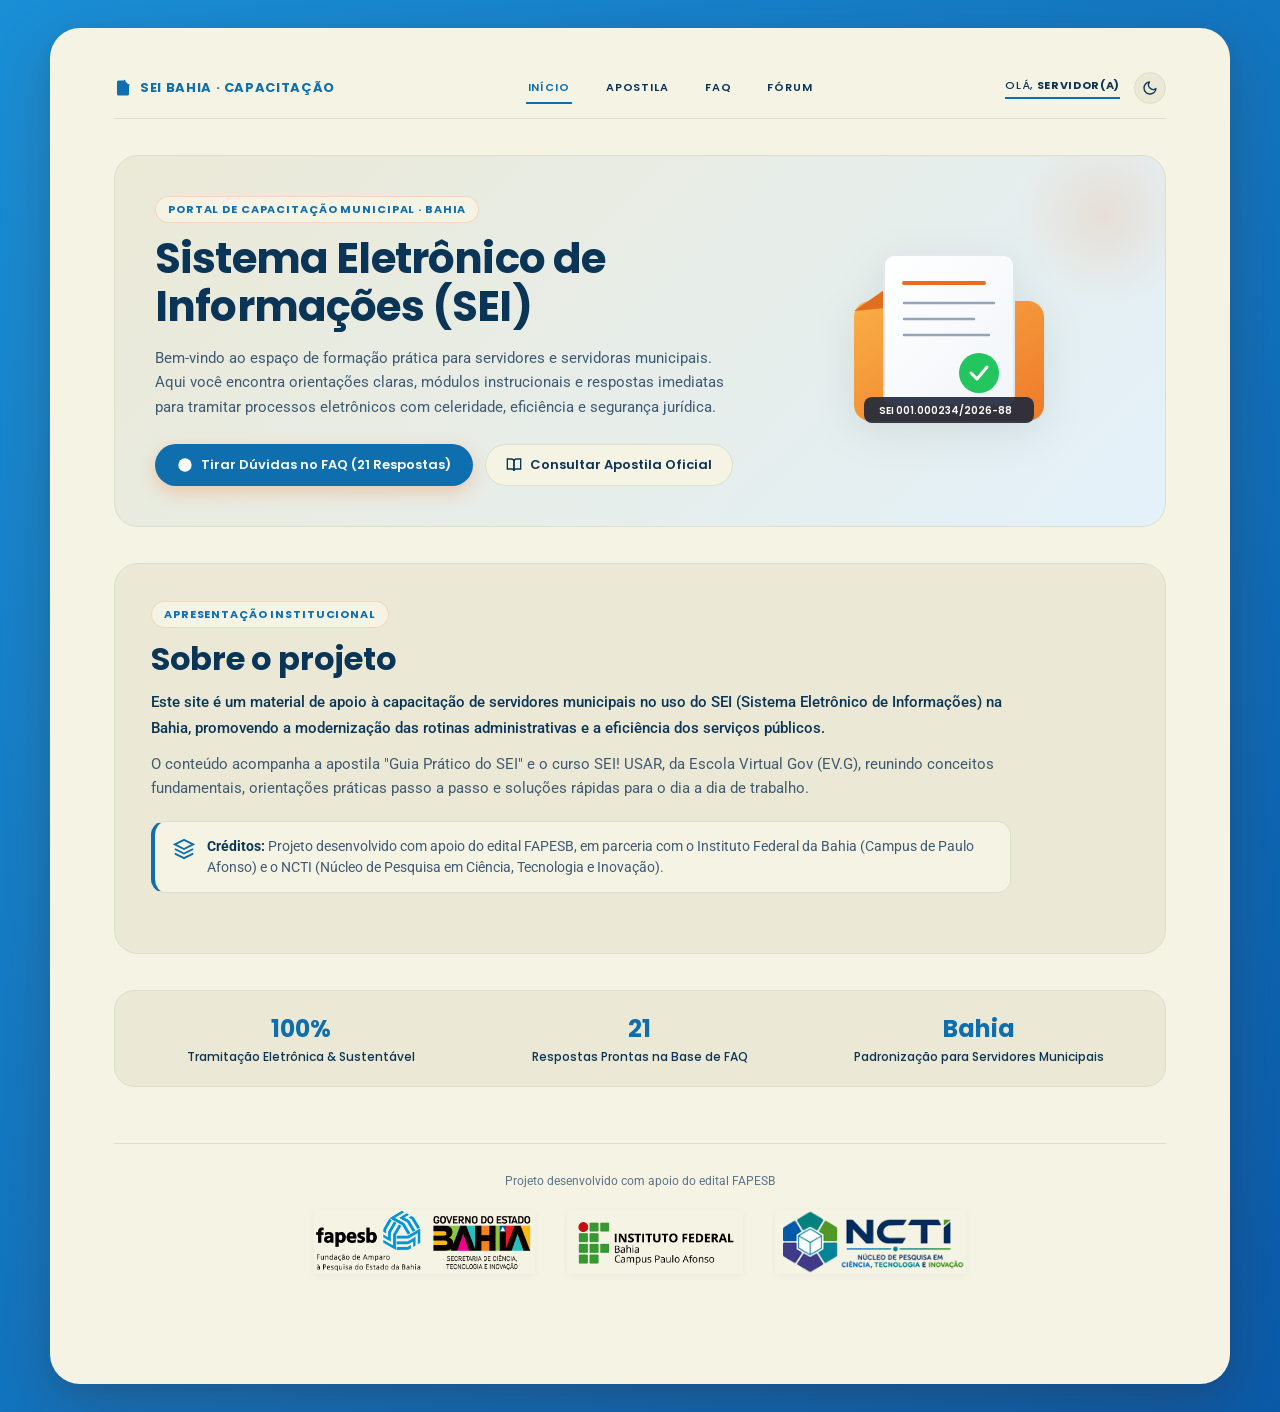
<file: index.html>
<!DOCTYPE html>
<html lang="pt-BR">
<head>
  <meta charset="utf-8">
  <meta name="viewport" content="width=device-width, initial-scale=1, viewport-fit=cover">
  <title>Início · SEI Bahia Capacitação de Servidores Municipais</title>
  <meta name="description" content="Portal oficial de capacitação dos servidores municipais no SEI Bahia. Aprenda sobre tramitação de processos, redação de documentos e assinaturas eletrônicas.">
  <link rel="icon" type="image/svg+xml" href="data:image/svg+xml,%3Csvg xmlns='http://www.w3.org/2000/svg' viewBox='0 0 24 24' fill='%23ee6a1f'%3E%3Cpath d='M14 2H6a2 2 0 0 0-2 2v16a2 2 0 0 0 2 2h12a2 2 0 0 0 2-2V8z'/%3E%3Cpolyline points='14 2 14 8 20 8' fill='none' stroke='%23ffffff' stroke-width='2'/%3E%3C/svg%3E">
  <link rel="preconnect" href="https://fonts.googleapis.com">
  <link rel="preconnect" href="https://fonts.gstatic.com" crossorigin>
  <link href="https://fonts.googleapis.com/css2?family=Poppins:wght@400;500;600;700;800&family=Roboto:ital,wght@0,400;0,500;0,700;1,400&display=swap" rel="stylesheet">
  
  <!-- CSS Separado -->
  <link rel="stylesheet" href="css/global.css">
  <link rel="stylesheet" href="css/inicio.css">
</head>
<body>

<div class="card">
  <!-- Cabeçalho Institucional Compartilhado -->
  <header>
    <a href="index.html" class="brand" aria-label="Ir para a página inicial">
      <svg class="brand-icon" viewBox="0 0 24 24" aria-hidden="true">
        <path d="M14 2H6a2 2 0 0 0-2 2v16a2 2 0 0 0 2 2h12a2 2 0 0 0 2-2V8z"></path>
        <polyline points="14 2 14 8 20 8" fill="none" stroke="currentColor" stroke-width="2" stroke-linecap="round" stroke-linejoin="round"></polyline>
        <line x1="16" y1="13" x2="8" y2="13" stroke="currentColor" stroke-width="2" stroke-linecap="round"></line>
        <line x1="16" y1="17" x2="8" y2="17" stroke="currentColor" stroke-width="2" stroke-linecap="round"></line>
        <polyline points="10 9 9 9 8 9" stroke="currentColor" stroke-width="2" stroke-linecap="round"></polyline>
      </svg>
      <span>SEI BAHIA · CAPACITAÇÃO</span>
    </a>

    <nav aria-label="Navegação Principal">
      <a href="index.html" aria-current="page">INÍCIO</a>
      <a href="apostila.html">APOSTILA</a>
      <a href="faq.html">FAQ</a>
      <a href="forum.html">FÓRUM</a>
    </nav>

    <div class="header-actions">
      <span class="hello">OLÁ, <b>SERVIDOR(A)</b></span>
      <button type="button" class="theme-toggle" id="themeToggle" aria-label="Alternar tema claro e escuro" title="Alternar tema">
        <svg id="themeIcon" viewBox="0 0 24 24" aria-hidden="true">
          <circle cx="12" cy="12" r="5"></circle>
          <line x1="12" y1="1" x2="12" y2="3"></line>
          <line x1="12" y1="21" x2="12" y2="23"></line>
          <line x1="4.22" y1="4.22" x2="5.64" y2="5.64"></line>
          <line x1="18.36" y1="18.36" x2="19.78" y2="19.78"></line>
          <line x1="1" y1="12" x2="3" y2="12"></line>
          <line x1="21" y1="12" x2="23" y2="12"></line>
          <line x1="4.22" y1="19.78" x2="5.64" y2="18.36"></line>
          <line x1="18.36" y1="5.64" x2="19.78" y2="4.22"></line>
        </svg>
      </button>
    </div>
  </header>

  <!-- Conteúdo da Página Início -->
  <main class="inicio-main">
    <!-- Banner de Boas-vindas -->
    <section class="hero-banner" aria-labelledby="home-title">
      <div class="banner-content">
        <div class="badge-tag">Portal de Capacitação Municipal · Bahia</div>
        <h1 id="home-title">Sistema Eletrônico de Informações (SEI)</h1>
        <p>
          Bem-vindo ao espaço de formação prática para servidores e servidoras municipais. 
          Aqui você encontra orientações claras, módulos instrucionais e respostas imediatas 
          para tramitar processos eletrônicos com celeridade, eficiência e segurança jurídica.
        </p>
        <div class="banner-ctas">
          <a href="faq.html" class="btn-primary">
            <svg viewBox="0 0 24 24" aria-hidden="true">
              <circle cx="12" cy="12" r="10"></circle>
              <path d="M9.09 9a3 3 0 0 1 5.83 1c0 2-3 3-3 3"></path>
              <line x1="12" y1="17" x2="12.01" y2="17" stroke="currentColor" stroke-width="2" stroke-linecap="round"></line>
            </svg>
            Tirar Dúvidas no FAQ (21 Respostas)
          </a>
          <a href="apostila.html" class="btn-secondary">
            <svg viewBox="0 0 24 24" aria-hidden="true">
              <path d="M2 3h6a4 4 0 0 1 4 4v14a3 3 0 0 0-3-3H2z"></path>
              <path d="M22 3h-6a4 4 0 0 0-4 4v14a3 3 0 0 1 3-3h7z"></path>
            </svg>
            Consultar Apostila Oficial
          </a>
        </div>
      </div>

      <!-- Ilustração Gráfica do Banner -->
      <div class="banner-graphic" aria-hidden="true">
        <svg viewBox="0 0 240 220" fill="none">
          <defs>
            <linearGradient id="folderGrad" x1="0%" y1="0%" x2="100%" y2="100%">
              <stop offset="0%" stop-color="#f9ae45" />
              <stop offset="100%" stop-color="#ee7a2a" />
            </linearGradient>
            <linearGradient id="docGrad" x1="0%" y1="0%" x2="100%" y2="100%">
              <stop offset="0%" stop-color="#ffffff" />
              <stop offset="100%" stop-color="#f1f5f9" />
            </linearGradient>
          </defs>

          <!-- Pasta Base -->
          <rect x="25" y="70" width="190" height="120" rx="16" fill="url(#folderGrad)" />
          <path d="M25 80 L65 52 L115 52 L130 70 Z" fill="#e06e1e" />

          <!-- Folha de Processo Digital saindo da pasta -->
          <rect x="55" y="24" width="130" height="150" rx="10" fill="url(#docGrad)" stroke="#e2e8f0" stroke-width="2" />
          <line x1="75" y1="52" x2="155" y2="52" stroke="#ee6a1f" stroke-width="4" stroke-linecap="round" />
          <line x1="75" y1="72" x2="165" y2="72" stroke="#94a3b8" stroke-width="2.5" stroke-linecap="round" />
          <line x1="75" y1="88" x2="145" y2="88" stroke="#94a3b8" stroke-width="2.5" stroke-linecap="round" />
          <line x1="75" y1="104" x2="160" y2="104" stroke="#94a3b8" stroke-width="2.5" stroke-linecap="round" />

          <!-- Selo de Assinatura Eletrônica -->
          <circle cx="150" cy="142" r="20" fill="#22c55e" />
          <polyline points="142 142 148 148 158 136" stroke="#ffffff" stroke-width="3" stroke-linecap="round" stroke-linejoin="round" />

          <!-- NUP Badge -->
          <rect x="35" y="166" width="170" height="26" rx="8" fill="#1e293b" opacity="0.9" />
          <text x="50" y="183" fill="#ffffff" font-family="'Poppins', sans-serif" font-size="10" font-weight="600">SEI 001.000234/2026-88</text>
        </svg>
      </div>
    </section>

    <!-- Seção Sobre o Projeto (Apresentação Institucional) -->
    <section class="about-section" id="sobre-projeto" aria-labelledby="about-title">
      <div class="about-card">
        <div class="badge-tag">Apresentação Institucional</div>
        <h2 id="about-title">Sobre o projeto</h2>
        <p class="about-lead">
          Este site é um material de apoio à capacitação de servidores municipais no uso do SEI (Sistema Eletrônico de Informações) na Bahia, promovendo a modernização das rotinas administrativas e a eficiência dos serviços públicos.
        </p>
        <p class="about-desc">
          O conteúdo acompanha a apostila "Guia Prático do SEI" e o curso SEI! USAR, da Escola Virtual Gov (EV.G), reunindo conceitos fundamentais, orientações práticas passo a passo e soluções rápidas para o dia a dia de trabalho.
        </p>
        <div class="about-credits">
          <svg class="credits-icon" viewBox="0 0 24 24" aria-hidden="true">
            <path d="M12 2L2 7l10 5 10-5-10-5zM2 17l10 5 10-5M2 12l10 5 10-5"></path>
          </svg>
          <p>
            <strong>Créditos:</strong> Projeto desenvolvido com apoio do edital FAPESB, em parceria com o Instituto Federal da Bahia (Campus de Paulo Afonso) e o NCTI (Núcleo de Pesquisa em Ciência, Tecnologia e Inovação).
          </p>
        </div>
      </div>
    </section>

    <!-- Barra de Indicadores -->
    <section class="stats-bar" aria-label="Indicadores da Gestão Digital">
      <div class="stat-item">
        <h3>100%</h3>
        <p>Tramitação Eletrônica & Sustentável</p>
      </div>
      <div class="stat-item">
        <h3>21</h3>
        <p>Respostas Prontas na Base de FAQ</p>
      </div>
      <div class="stat-item">
        <h3>Bahia</h3>
        <p>Padronização para Servidores Municipais</p>
      </div>
    </section>
  </main>

   <!-- Rodapé Institucional do Cartão -->
  <footer class="card-footer">
    <p class="footer-text">Projeto desenvolvido com apoio do edital FAPESB</p>
    <div class="footer-logos">
      <div class="footer-logo">
        <img
          src="img/logos/fapesb_secti.png"
          alt="Logo da FAPESB e Governo do Estado da Bahia - Secretaria de Ciência, Tecnologia e Inovação"
          loading="lazy"
        >
      </div>
      <div class="footer-logo">
        <img
          src="img/logos/ifba.png"
          alt="Logo do Instituto Federal da Bahia - Campus Paulo Afonso"
          loading="lazy"
        >
      </div>
      <div class="footer-logo">
        <img
          src="img/logos/ncti.png"
          alt="Logo do NCTI - Núcleo de Pesquisa em Ciência, Tecnologia e Inovação"
          loading="lazy"
        >
      </div>
    </div>
  </footer>


<!-- Script de Tema Compartilhado -->
<script src="js/theme.js"></script>
</body>
</html>
</file>
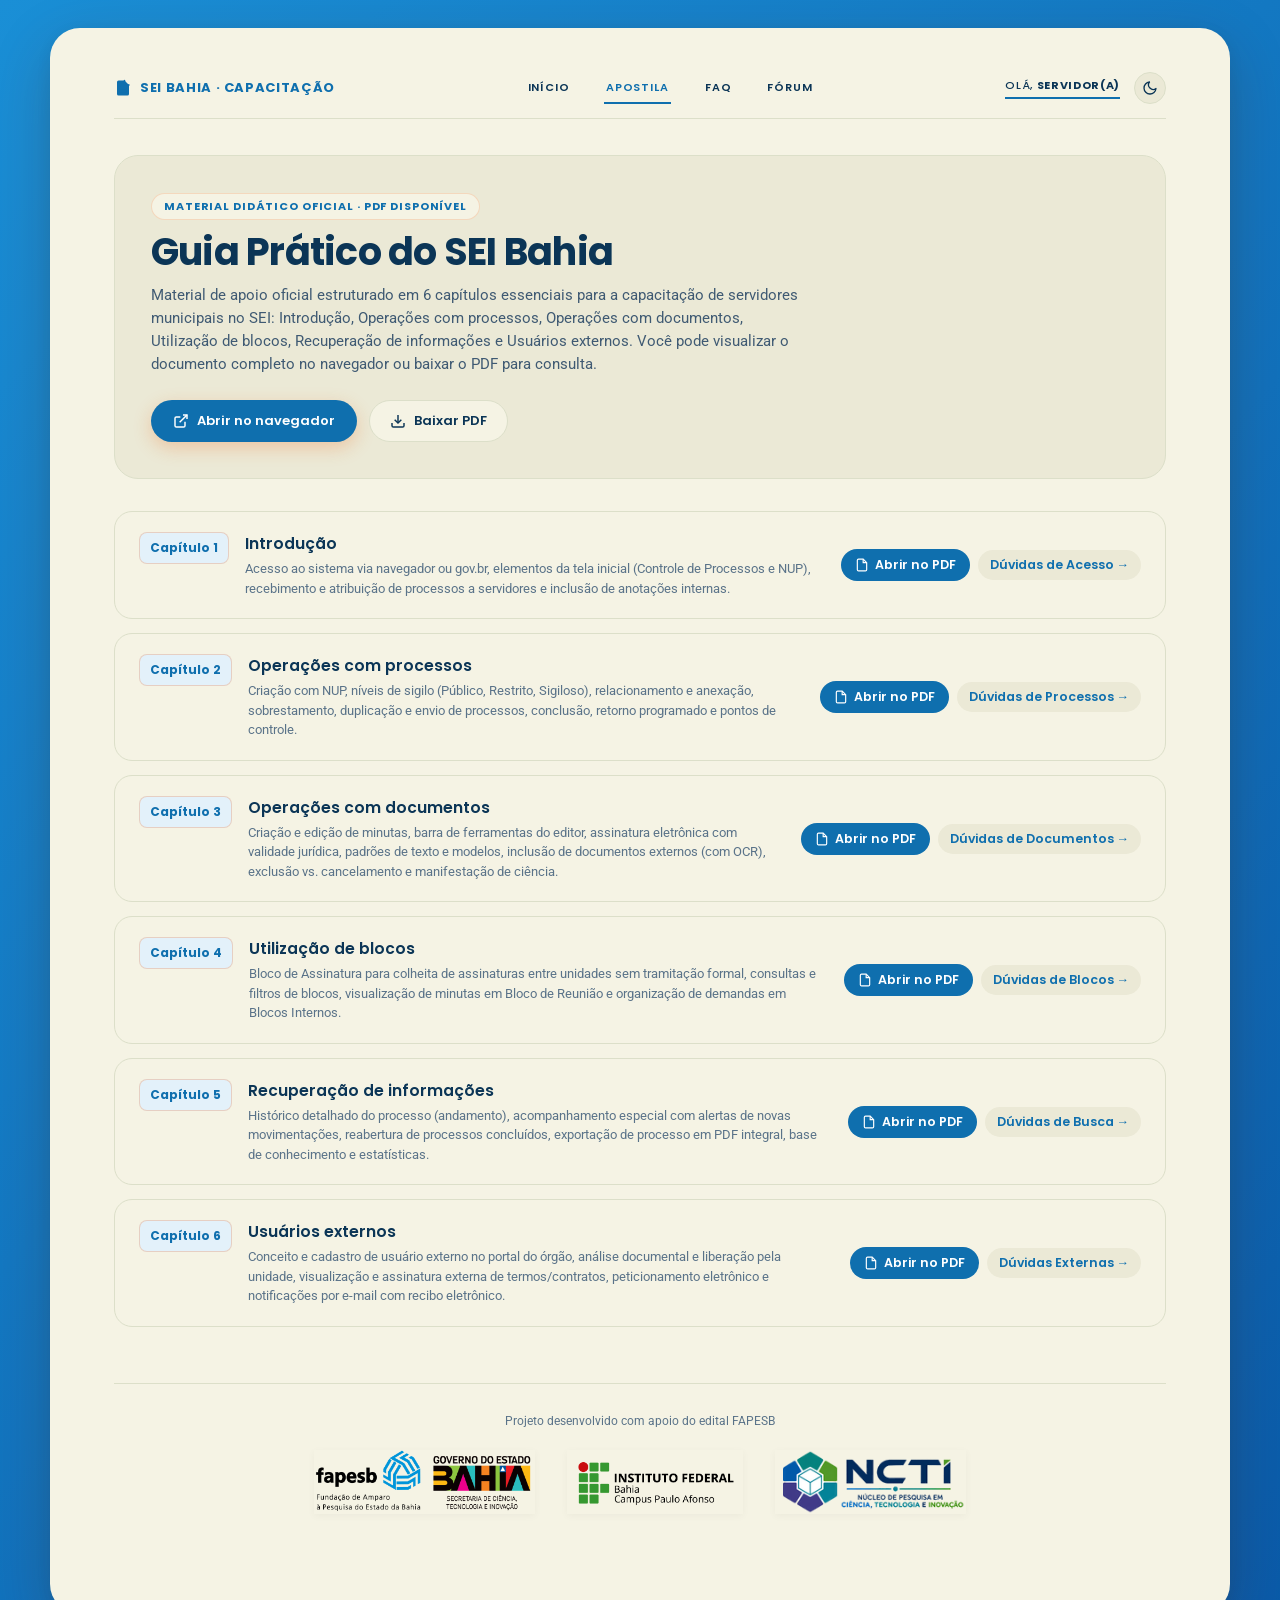
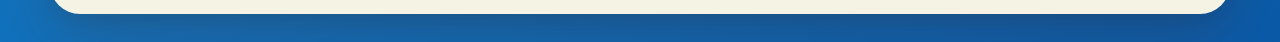
<file: apostila.html>
<!DOCTYPE html>
<html lang="pt-BR">
<head>
  <meta charset="utf-8">
  <meta name="viewport" content="width=device-width, initial-scale=1, viewport-fit=cover">
  <title>Apostila · SEI Bahia Capacitação de Servidores Municipais</title>
  <meta name="description" content="Guia Prático do SEI Bahia. Consulte os capítulos da apostila oficial de capacitação para servidores municipais.">
  <link rel="icon" type="image/svg+xml" href="data:image/svg+xml,%3Csvg xmlns='http://www.w3.org/2000/svg' viewBox='0 0 24 24' fill='%23ee6a1f'%3E%3Cpath d='M14 2H6a2 2 0 0 0-2 2v16a2 2 0 0 0 2 2h12a2 2 0 0 0 2-2V8z'/%3E%3Cpolyline points='14 2 14 8 20 8' fill='none' stroke='%23ffffff' stroke-width='2'/%3E%3C/svg%3E">
  <link rel="preconnect" href="https://fonts.googleapis.com">
  <link rel="preconnect" href="https://fonts.gstatic.com" crossorigin>
  <link href="https://fonts.googleapis.com/css2?family=Poppins:wght@400;500;600;700;800&family=Roboto:ital,wght@0,400;0,500;0,700;1,400&display=swap" rel="stylesheet">
  
  <link rel="stylesheet" href="css/global.css">
  <style>
    .apostila-main {
      position: relative;
      z-index: 5;
      display: flex;
      flex-direction: column;
      gap: 32px;
      margin-top: clamp(24px, 4vw, 36px);
    }

    .apostila-hero {
      background: var(--field);
      border: 1px solid var(--line);
      border-radius: 24px;
      padding: clamp(24px, 4vw, 36px);
      display: flex;
      justify-content: space-between;
      align-items: center;
      gap: 24px;
      flex-wrap: wrap;
    }

    .badge-tag {
      display: inline-flex;
      align-items: center;
      gap: 6px;
      font: 700 11px 'Poppins', sans-serif;
      text-transform: uppercase;
      letter-spacing: 0.08em;
      color: var(--accent);
      background: var(--card);
      border: 1px solid rgba(238, 106, 31, 0.2);
      border-radius: 999px;
      padding: 4px 12px;
      margin-bottom: 10px;
    }

    .apostila-hero h1 {
      margin: 0 0 10px;
      font: 700 clamp(28px, 3.8vw, 38px)/1.15 'Poppins', sans-serif;
      color: var(--ink);
      letter-spacing: -0.02em;
    }

    .apostila-hero p {
      margin: 0;
      font-size: 14.5px;
      line-height: 1.6;
      color: var(--text);
      max-width: 660px;
    }

    .hero-actions {
      display: flex;
      flex-wrap: wrap;
      gap: 12px;
      align-items: center;
    }

    .btn-primary {
      display: inline-flex;
      align-items: center;
      gap: 8px;
      background: var(--accent);
      color: #ffffff;
      font: 600 13px 'Poppins', sans-serif;
      text-decoration: none;
      border-radius: 999px;
      padding: 11px 22px;
      box-shadow: 0 6px 18px rgba(238, 106, 31, 0.28);
      transition: all 0.2s ease;
      white-space: nowrap;
    }

    .btn-primary:hover {
      background: var(--accent-hover);
      transform: translateY(-2px);
      box-shadow: 0 8px 22px rgba(238, 106, 31, 0.36);
    }

    .btn-primary svg {
      width: 16px;
      height: 16px;
      stroke: currentColor;
      stroke-width: 2.2;
      fill: none;
    }

    .btn-secondary {
      display: inline-flex;
      align-items: center;
      gap: 8px;
      background: var(--card);
      color: var(--ink);
      border: 1.5px solid var(--line);
      font: 600 13px 'Poppins', sans-serif;
      text-decoration: none;
      border-radius: 999px;
      padding: 10px 20px;
      transition: all 0.2s ease;
      white-space: nowrap;
    }

    .btn-secondary:hover {
      border-color: var(--accent);
      color: var(--accent);
      transform: translateY(-2px);
    }

    .btn-secondary svg {
      width: 16px;
      height: 16px;
      stroke: currentColor;
      stroke-width: 2.2;
      fill: none;
    }

    /* Lista de Capítulos */
    .chapters-list {
      display: flex;
      flex-direction: column;
      gap: 14px;
    }

    .chapter-card {
      background: var(--card);
      border: 1.5px solid var(--line);
      border-radius: 18px;
      padding: 20px 24px;
      display: flex;
      align-items: center;
      justify-content: space-between;
      gap: 20px;
      transition: all 0.2s ease;
    }

    .chapter-card:hover {
      border-color: var(--accent);
      transform: translateX(4px);
      box-shadow: 0 6px 16px rgba(0, 0, 0, 0.05);
    }

    .chapter-info {
      display: flex;
      align-items: flex-start;
      gap: 16px;
    }

    .chapter-badge {
      font: 700 12px 'Poppins', sans-serif;
      color: var(--accent);
      background: var(--sel);
      border: 1px solid rgba(238, 106, 31, 0.25);
      border-radius: 8px;
      padding: 6px 10px;
      white-space: nowrap;
      flex-shrink: 0;
    }

    .chapter-texts h3 {
      margin: 0 0 4px;
      font: 600 15.5px 'Poppins', sans-serif;
      color: var(--ink);
    }

    .chapter-texts p {
      margin: 0;
      font-size: 13px;
      color: var(--text-muted);
      line-height: 1.5;
    }

    .chapter-actions {
      display: flex;
      align-items: center;
      gap: 8px;
      flex-wrap: wrap;
      flex-shrink: 0;
    }

    .btn-cap-pdf {
      font: 600 12.5px 'Poppins', sans-serif;
      color: #ffffff;
      background: var(--accent);
      text-decoration: none;
      display: inline-flex;
      align-items: center;
      gap: 6px;
      white-space: nowrap;
      padding: 7px 14px;
      border-radius: 999px;
      transition: all 0.2s;
    }

    .btn-cap-pdf:hover {
      background: var(--accent-hover);
      transform: translateY(-1px);
    }

    .btn-cap-pdf svg {
      width: 14px;
      height: 14px;
      stroke: currentColor;
      stroke-width: 2;
      fill: none;
    }

    .chapter-link {
      font: 600 12.5px 'Poppins', sans-serif;
      color: var(--accent);
      text-decoration: none;
      display: inline-flex;
      align-items: center;
      gap: 4px;
      white-space: nowrap;
      padding: 6px 12px;
      border-radius: 999px;
      background: var(--field);
      transition: all 0.2s;
    }

    .chapter-link:hover {
      background: var(--accent);
      color: #ffffff;
    }

    .card-footer {
      position: relative;
      z-index: 5;
      margin-top: clamp(36px, 5vw, 56px);
      padding-top: clamp(20px, 3vw, 28px);
      border-top: 1px solid var(--line);
      display: flex;
      flex-direction: column;
      align-items: center;
      text-align: center;
    }

    .footer-text {
      margin: 0 0 20px;
      font-family: 'Roboto', sans-serif;
      font-size: 12px;
      color: var(--text-muted);
      line-height: 1.5;
      text-align: center;
    }

    .footer-logos {
      display: flex;
      align-items: center;
      justify-content: center;
      gap: 32px;
      flex-wrap: wrap;
    }

    .footer-logo {
      align-items: center;
      justify-content: center;
      box-shadow: 0 2px 8px rgba(0, 0, 0, 0.04);
    }

    .footer-logo img {
      height: 64px;
      width: auto;
      object-fit: contain;
      display: block;
    }

    @media (max-width: 760px) {
      .chapter-card {
        flex-direction: column;
        align-items: flex-start;
      }
      .chapter-actions {
        width: 100%;
        justify-content: flex-end;
      }
    }

    @media (max-width: 640px) {
      .card-footer {
        margin-top: 32px;
        padding-top: 18px;
      }

      .footer-text {
        margin-bottom: 16px;
        font-size: 11.5px;
      }

      .footer-logos {
        display: grid;
        grid-template-columns: repeat(2, minmax(0, 1fr));
        gap: 12px;
        width: 100%;
        max-width: 360px;
        margin: 0 auto;
      }

      .footer-logo {
        padding: 8px 12px;
        border-radius: 12px;
        width: 100%;
        box-sizing: border-box;
      }

      .footer-logo:last-child:nth-child(odd) {
        grid-column: 1 / -1;
        justify-self: center;
        max-width: calc(50% - 6px);
      }

      .footer-logo img {
        height: 36px;
        max-width: 100%;
        width: auto;
        object-fit: contain;
      }
    }
  </style>
</head>
<body>

<div class="card">
  <!-- Cabeçalho -->
  <header>
    <a href="index.html" class="brand" aria-label="Ir para a página inicial">
      <svg class="brand-icon" viewBox="0 0 24 24" aria-hidden="true">
        <path d="M14 2H6a2 2 0 0 0-2 2v16a2 2 0 0 0 2 2h12a2 2 0 0 0 2-2V8z"></path>
        <polyline points="14 2 14 8 20 8" fill="none" stroke="currentColor" stroke-width="2" stroke-linecap="round" stroke-linejoin="round"></polyline>
        <line x1="16" y1="13" x2="8" y2="13" stroke="currentColor" stroke-width="2" stroke-linecap="round"></line>
        <line x1="16" y1="17" x2="8" y2="17" stroke="currentColor" stroke-width="2" stroke-linecap="round"></line>
        <polyline points="10 9 9 9 8 9" stroke="currentColor" stroke-width="2" stroke-linecap="round"></polyline>
      </svg>
      <span>SEI BAHIA · CAPACITAÇÃO</span>
    </a>

    <nav aria-label="Navegação Principal">
      <a href="index.html">INÍCIO</a>
      <a href="apostila.html" aria-current="page">APOSTILA</a>
      <a href="faq.html">FAQ</a>
      <a href="forum.html">FÓRUM</a>
    </nav>

    <div class="header-actions">
      <span class="hello">OLÁ, <b>SERVIDOR(A)</b></span>
      <button type="button" class="theme-toggle" id="themeToggle" aria-label="Alternar tema claro e escuro" title="Alternar tema">
        <svg id="themeIcon" viewBox="0 0 24 24" aria-hidden="true">
          <circle cx="12" cy="12" r="5"></circle>
          <line x1="12" y1="1" x2="12" y2="3"></line>
          <line x1="12" y1="21" x2="12" y2="23"></line>
          <line x1="4.22" y1="4.22" x2="5.64" y2="5.64"></line>
          <line x1="18.36" y1="18.36" x2="19.78" y2="19.78"></line>
          <line x1="1" y1="12" x2="3" y2="12"></line>
          <line x1="21" y1="12" x2="23" y2="12"></line>
          <line x1="4.22" y1="19.78" x2="5.64" y2="18.36"></line>
          <line x1="18.36" y1="5.64" x2="19.78" y2="4.22"></line>
        </svg>
      </button>
    </div>
  </header>

  <!-- Conteúdo Apostila -->
  <main class="apostila-main">
    <section class="apostila-hero">
      <div>
        <div class="badge-tag">Material Didático Oficial · PDF Disponível</div>
        <h1>Guia Prático do SEI Bahia</h1>
        <p>
          Material de apoio oficial estruturado em 6 capítulos essenciais para a capacitação de servidores municipais no SEI: Introdução, Operações com processos, Operações com documentos, Utilização de blocos, Recuperação de informações e Usuários externos. Você pode visualizar o documento completo no navegador ou baixar o PDF para consulta.
        </p>
      </div>
      <div class="hero-actions">
        <a href="guia-pratico-sei.pdf" target="_blank" rel="noopener" class="btn-primary" aria-label="Abrir Apostila Guia Prático do SEI em PDF no navegador em nova aba">
          <svg viewBox="0 0 24 24" aria-hidden="true">
            <path d="M18 13v6a2 2 0 0 1-2 2H5a2 2 0 0 1-2-2V8a2 2 0 0 1 2-2h6"></path>
            <polyline points="15 3 21 3 21 9"></polyline>
            <line x1="10" y1="14" x2="21" y2="3"></line>
          </svg>
          Abrir no navegador
        </a>
        <a href="guia-pratico-sei.pdf" download="Guia-Pratico-SEI-Bahia.pdf" class="btn-secondary" aria-label="Baixar Apostila Guia Prático do SEI em PDF">
          <svg viewBox="0 0 24 24" aria-hidden="true">
            <path d="M21 15v4a2 2 0 0 1-2 2H5a2 2 0 0 1-2-2v-4"></path>
            <polyline points="7 10 12 15 17 10"></polyline>
            <line x1="12" y1="15" x2="12" y2="3"></line>
          </svg>
          Baixar PDF
        </a>
      </div>
    </section>

    <!-- Lista de Capítulos -->
    <section class="chapters-list" aria-label="Capítulos do Guia Prático">
      <!-- Cap 1 -->
      <article class="chapter-card">
        <div class="chapter-info">
          <span class="chapter-badge">Capítulo 1</span>
          <div class="chapter-texts">
            <h3>Introdução</h3>
            <p>Acesso ao sistema via navegador ou gov.br, elementos da tela inicial (Controle de Processos e NUP), recebimento e atribuição de processos a servidores e inclusão de anotações internas.</p>
          </div>
        </div>
        <div class="chapter-actions">
          <a href="guia-pratico-sei.pdf" target="_blank" rel="noopener" class="btn-cap-pdf" aria-label="Abrir Capítulo 1 no PDF">
            <svg viewBox="0 0 24 24" aria-hidden="true">
              <path d="M14 2H6a2 2 0 0 0-2 2v16a2 2 0 0 0 2 2h12a2 2 0 0 0 2-2V8z"></path>
              <polyline points="14 2 14 8 20 8"></polyline>
            </svg>
            Abrir no PDF
          </a>
          <a href="faq.html" class="chapter-link">Dúvidas de Acesso &rarr;</a>
        </div>
      </article>

      <!-- Cap 2 -->
      <article class="chapter-card">
        <div class="chapter-info">
          <span class="chapter-badge">Capítulo 2</span>
          <div class="chapter-texts">
            <h3>Operações com processos</h3>
            <p>Criação com NUP, níveis de sigilo (Público, Restrito, Sigiloso), relacionamento e anexação, sobrestamento, duplicação e envio de processos, conclusão, retorno programado e pontos de controle.</p>
          </div>
        </div>
        <div class="chapter-actions">
          <a href="guia-pratico-sei.pdf" target="_blank" rel="noopener" class="btn-cap-pdf" aria-label="Abrir Capítulo 2 no PDF">
            <svg viewBox="0 0 24 24" aria-hidden="true">
              <path d="M14 2H6a2 2 0 0 0-2 2v16a2 2 0 0 0 2 2h12a2 2 0 0 0 2-2V8z"></path>
              <polyline points="14 2 14 8 20 8"></polyline>
            </svg>
            Abrir no PDF
          </a>
          <a href="faq.html" class="chapter-link">Dúvidas de Processos &rarr;</a>
        </div>
      </article>

      <!-- Cap 3 -->
      <article class="chapter-card">
        <div class="chapter-info">
          <span class="chapter-badge">Capítulo 3</span>
          <div class="chapter-texts">
            <h3>Operações com documentos</h3>
            <p>Criação e edição de minutas, barra de ferramentas do editor, assinatura eletrônica com validade jurídica, padrões de texto e modelos, inclusão de documentos externos (com OCR), exclusão vs. cancelamento e manifestação de ciência.</p>
          </div>
        </div>
        <div class="chapter-actions">
          <a href="guia-pratico-sei.pdf" target="_blank" rel="noopener" class="btn-cap-pdf" aria-label="Abrir Capítulo 3 no PDF">
            <svg viewBox="0 0 24 24" aria-hidden="true">
              <path d="M14 2H6a2 2 0 0 0-2 2v16a2 2 0 0 0 2 2h12a2 2 0 0 0 2-2V8z"></path>
              <polyline points="14 2 14 8 20 8"></polyline>
            </svg>
            Abrir no PDF
          </a>
          <a href="faq.html" class="chapter-link">Dúvidas de Documentos &rarr;</a>
        </div>
      </article>

      <!-- Cap 4 -->
      <article class="chapter-card">
        <div class="chapter-info">
          <span class="chapter-badge">Capítulo 4</span>
          <div class="chapter-texts">
            <h3>Utilização de blocos</h3>
            <p>Bloco de Assinatura para colheita de assinaturas entre unidades sem tramitação formal, consultas e filtros de blocos, visualização de minutas em Bloco de Reunião e organização de demandas em Blocos Internos.</p>
          </div>
        </div>
        <div class="chapter-actions">
          <a href="guia-pratico-sei.pdf" target="_blank" rel="noopener" class="btn-cap-pdf" aria-label="Abrir Capítulo 4 no PDF">
            <svg viewBox="0 0 24 24" aria-hidden="true">
              <path d="M14 2H6a2 2 0 0 0-2 2v16a2 2 0 0 0 2 2h12a2 2 0 0 0 2-2V8z"></path>
              <polyline points="14 2 14 8 20 8"></polyline>
            </svg>
            Abrir no PDF
          </a>
          <a href="faq.html" class="chapter-link">Dúvidas de Blocos &rarr;</a>
        </div>
      </article>

      <!-- Cap 5 -->
      <article class="chapter-card">
        <div class="chapter-info">
          <span class="chapter-badge">Capítulo 5</span>
          <div class="chapter-texts">
            <h3>Recuperação de informações</h3>
            <p>Histórico detalhado do processo (andamento), acompanhamento especial com alertas de novas movimentações, reabertura de processos concluídos, exportação de processo em PDF integral, base de conhecimento e estatísticas.</p>
          </div>
        </div>
        <div class="chapter-actions">
          <a href="guia-pratico-sei.pdf" target="_blank" rel="noopener" class="btn-cap-pdf" aria-label="Abrir Capítulo 5 no PDF">
            <svg viewBox="0 0 24 24" aria-hidden="true">
              <path d="M14 2H6a2 2 0 0 0-2 2v16a2 2 0 0 0 2 2h12a2 2 0 0 0 2-2V8z"></path>
              <polyline points="14 2 14 8 20 8"></polyline>
            </svg>
            Abrir no PDF
          </a>
          <a href="faq.html" class="chapter-link">Dúvidas de Busca &rarr;</a>
        </div>
      </article>

      <!-- Cap 6 -->
      <article class="chapter-card">
        <div class="chapter-info">
          <span class="chapter-badge">Capítulo 6</span>
          <div class="chapter-texts">
            <h3>Usuários externos</h3>
            <p>Conceito e cadastro de usuário externo no portal do órgão, análise documental e liberação pela unidade, visualização e assinatura externa de termos/contratos, peticionamento eletrônico e notificações por e-mail com recibo eletrônico.</p>
          </div>
        </div>
        <div class="chapter-actions">
          <a href="guia-pratico-sei.pdf" target="_blank" rel="noopener" class="btn-cap-pdf" aria-label="Abrir Capítulo 6 no PDF">
            <svg viewBox="0 0 24 24" aria-hidden="true">
              <path d="M14 2H6a2 2 0 0 0-2 2v16a2 2 0 0 0 2 2h12a2 2 0 0 0 2-2V8z"></path>
              <polyline points="14 2 14 8 20 8"></polyline>
            </svg>
            Abrir no PDF
          </a>
          <a href="faq.html" class="chapter-link">Dúvidas Externas &rarr;</a>
        </div>
      </article>
    </section>
  </main>

  <footer class="card-footer">
    <p class="footer-text">Projeto desenvolvido com apoio do edital FAPESB</p>
    <div class="footer-logos">
      <div class="footer-logo">
        <img
          src="img/logos/fapesb_secti.png"
          alt="Logo da FAPESB e Governo do Estado da Bahia - Secretaria de Ciência, Tecnologia e Inovação"
          loading="lazy"
        >
      </div>
      <div class="footer-logo">
        <img
          src="img/logos/ifba.png"
          alt="Logo do Instituto Federal da Bahia - Campus Paulo Afonso"
          loading="lazy"
        >
      </div>
      <div class="footer-logo">
        <img
          src="img/logos/ncti.png"
          alt="Logo do NCTI - Núcleo de Pesquisa em Ciência, Tecnologia e Inovação"
          loading="lazy"
        >
      </div>
    </div>
  </footer>

<script src="js/theme.js"></script>
</body>
</html>
</file>
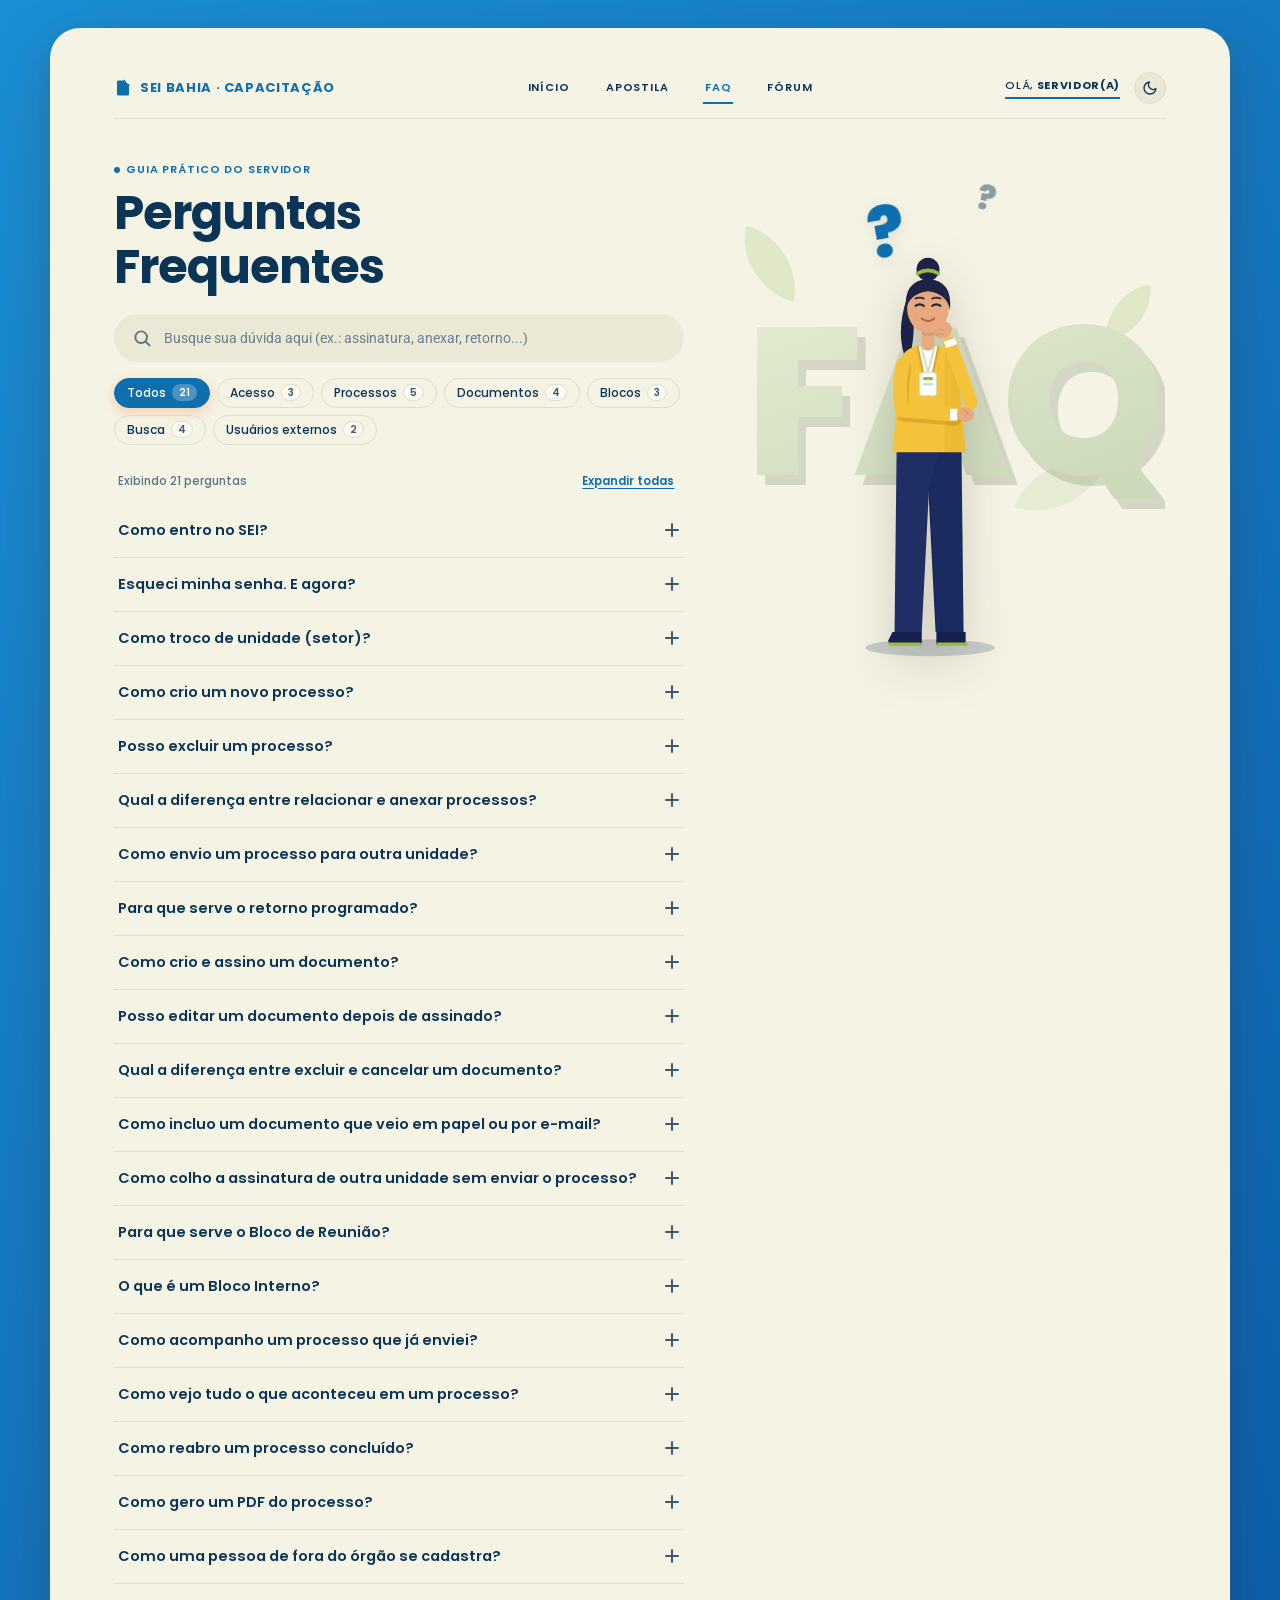
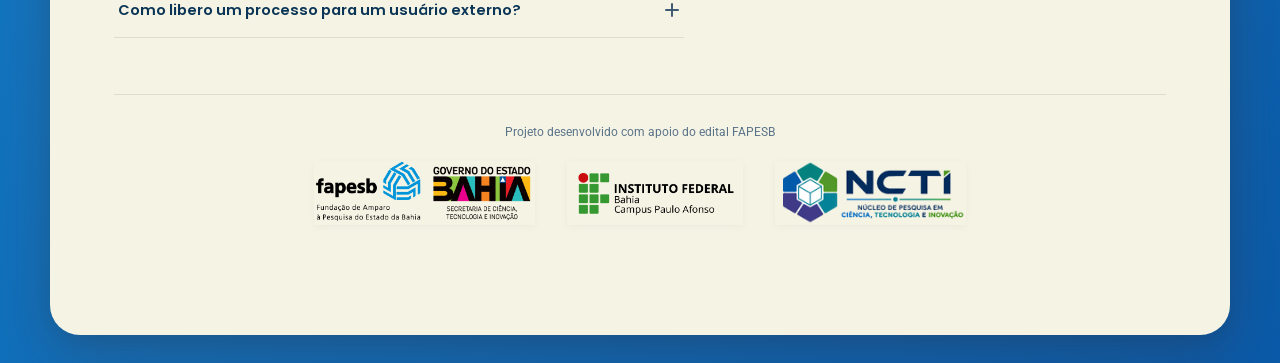
<file: faq.html>
<!DOCTYPE html>
<html lang="pt-BR">
<head>
  <meta charset="utf-8">
  <meta name="viewport" content="width=device-width, initial-scale=1, viewport-fit=cover">
  <title>Perguntas Frequentes · SEI Bahia Capacitação</title>
  <meta name="description" content="Central de Perguntas Frequentes (FAQ) do SEI Bahia para capacitação de servidores municipais. Tire suas dúvidas sobre acesso, processos, documentos, blocos e usuários externos.">
  <link rel="icon" type="image/svg+xml" href="data:image/svg+xml,%3Csvg xmlns='http://www.w3.org/2000/svg' viewBox='0 0 24 24' fill='%23ee6a1f'%3E%3Cpath d='M14 2H6a2 2 0 0 0-2 2v16a2 2 0 0 0 2 2h12a2 2 0 0 0 2-2V8z'/%3E%3Cpolyline points='14 2 14 8 20 8' fill='none' stroke='%23ffffff' stroke-width='2'/%3E%3C/svg%3E">
  <link rel="preconnect" href="https://fonts.googleapis.com">
  <link rel="preconnect" href="https://fonts.gstatic.com" crossorigin>
  <link href="https://fonts.googleapis.com/css2?family=Poppins:wght@400;500;600;700;800&family=Roboto:ital,wght@0,400;0,500;0,700;1,400&display=swap" rel="stylesheet">
  
  <!-- CSS Separado -->
  <link rel="stylesheet" href="css/global.css">
  <link rel="stylesheet" href="css/faq.css">
</head>
<body>

<div class="card">
  <!-- Cabeçalho Institucional Compartilhado -->
  <header>
    <a href="index.html" class="brand" aria-label="Ir para a página inicial">
      <svg class="brand-icon" viewBox="0 0 24 24" aria-hidden="true">
        <path d="M14 2H6a2 2 0 0 0-2 2v16a2 2 0 0 0 2 2h12a2 2 0 0 0 2-2V8z"></path>
        <polyline points="14 2 14 8 20 8" fill="none" stroke="currentColor" stroke-width="2" stroke-linecap="round" stroke-linejoin="round"></polyline>
        <line x1="16" y1="13" x2="8" y2="13" stroke="currentColor" stroke-width="2" stroke-linecap="round"></line>
        <line x1="16" y1="17" x2="8" y2="17" stroke="currentColor" stroke-width="2" stroke-linecap="round"></line>
        <polyline points="10 9 9 9 8 9" stroke="currentColor" stroke-width="2" stroke-linecap="round"></polyline>
      </svg>
      <span>SEI BAHIA · CAPACITAÇÃO</span>
    </a>

    <nav aria-label="Navegação Principal">
      <a href="index.html">INÍCIO</a>
      <a href="apostila.html">APOSTILA</a>
      <a href="faq.html" aria-current="page">FAQ</a>
      <a href="forum.html">FÓRUM</a>
    </nav>

    <div class="header-actions">
      <span class="hello">OLÁ, <b>SERVIDOR(A)</b></span>
      <button type="button" class="theme-toggle" id="themeToggle" aria-label="Alternar tema claro e escuro" title="Alternar tema">
        <svg id="themeIcon" viewBox="0 0 24 24" aria-hidden="true">
          <circle cx="12" cy="12" r="5"></circle>
          <line x1="12" y1="1" x2="12" y2="3"></line>
          <line x1="12" y1="21" x2="12" y2="23"></line>
          <line x1="4.22" y1="4.22" x2="5.64" y2="5.64"></line>
          <line x1="18.36" y1="18.36" x2="19.78" y2="19.78"></line>
          <line x1="1" y1="12" x2="3" y2="12"></line>
          <line x1="21" y1="12" x2="23" y2="12"></line>
          <line x1="4.22" y1="19.78" x2="5.64" y2="18.36"></line>
          <line x1="18.36" y1="5.64" x2="19.78" y2="4.22"></line>
        </svg>
      </button>
    </div>
  </header>

  <!-- Conteúdo da Página FAQ -->
  <main class="faq-main" id="faq">
    <!-- Coluna Esquerda: Busca, Filtros e Acordeão -->
    <section class="faq-col" aria-labelledby="faq-title">
      <div class="badge-sub">Guia Prático do Servidor</div>
      <h1 id="faq-title">Perguntas<br>Frequentes</h1>

      <!-- Campo de Busca -->
      <div class="search-wrap">
        <label class="search" for="busca">
          <svg class="search-icon" viewBox="0 0 24 24" aria-hidden="true">
            <circle cx="11" cy="11" r="7"></circle>
            <path d="M21 21l-4.35-4.35"></path>
          </svg>
          <input
            id="busca"
            type="search"
            placeholder="Busque sua dúvida aqui (ex.: assinatura, anexar, retorno...)"
            aria-label="Buscar dúvida no FAQ"
            autocomplete="off"
            spellcheck="false"
          >
          <button type="button" class="clear-btn" id="clearBtn" aria-label="Limpar campo de busca" title="Limpar busca">
            <svg viewBox="0 0 24 24" aria-hidden="true">
              <line x1="18" y1="6" x2="6" y2="18"></line>
              <line x1="6" y1="6" x2="18" y2="18"></line>
            </svg>
          </button>
        </label>
      </div>

      <!-- Filtros por Tema (Chips) -->
      <div class="chips-container">
        <div class="chips" id="chips" role="group" aria-label="Filtrar perguntas por tema"></div>
      </div>

      <!-- Metadados da Lista: Contagem de resultados e botão Expandir/Recolher -->
      <div class="list-meta">
        <span id="resultsCount" aria-live="polite">Carregando perguntas...</span>
        <button type="button" class="toggle-all-btn" id="toggleAllBtn">Expandir todas</button>
      </div>

      <!-- Lista do Acordeão -->
      <div class="list" id="lista" role="region" aria-label="Lista de dúvidas frequentes"></div>

      <!-- Estado Vazio (Sem Resultados) -->
      <div class="empty-state" id="vazio" hidden aria-live="assertive">
        <svg viewBox="0 0 24 24" aria-hidden="true">
          <circle cx="11" cy="11" r="8"></circle>
          <line x1="21" y1="21" x2="16.65" y2="16.65"></line>
          <line x1="8" y1="11" x2="14" y2="11"></line>
        </svg>
        <h4>Nenhuma pergunta encontrada</h4>
        <p>Não encontramos resultados para o termo digitado. Tente palavras mais simples ou redefina os filtros aplicados.</p>
        <button type="button" class="reset-search-btn" id="resetSearchBtn">
          Limpar busca e filtros
        </button>
      </div>
    </section>

    <!-- Coluna Direita: Ilustração Vetorial, FAQ Gigante e Elementos Decorativos -->
    <div class="hero" aria-hidden="true">
      <!-- Folhas de fundo decorativas -->
      <svg class="deco-leaf leaf-top-left" viewBox="0 0 40 70">
        <path d="M20 0 C38 18, 38 50, 20 70 C2 50, 2 18, 20 0 Z"></path>
      </svg>
      <svg class="deco-leaf leaf-top-right" viewBox="0 0 40 70">
        <path d="M20 0 C38 18, 38 50, 20 70 C2 50, 2 18, 20 0 Z"></path>
      </svg>
      <svg class="deco-leaf leaf-mid-bg" viewBox="0 0 40 70">
        <path d="M20 0 C38 18, 38 50, 20 70 C2 50, 2 18, 20 0 Z"></path>
      </svg>

      <!-- Pontos de interrogação flutuantes -->
      <span class="qm qm-primary">?</span>
      <span class="qm qm-secondary">?</span>

      <!-- Letras FAQ Gigantes em Mármore Bege -->
      <div class="big-faq">FAQ</div>

      <!-- Mulher de pé com a mão no queixo (Ilustração SVG Vetorial Refinada) -->
<svg class="hero-character" viewBox="-10 0 220 400" preserveAspectRatio="xMidYMax meet" xmlns="http://www.w3.org/2000/svg">
  <defs>
    <clipPath id="torsoClip"><path d="M74 120Q74 106 88 103H112Q126 106 128 120L136 204H66Z"/></clipPath>
  </defs>

  <!-- sombra no chão -->
  <ellipse cx="102" cy="391" rx="62" ry="8" fill="#0b3556" opacity=".2"/>

  <!-- pernas -->
  <path d="M70 200H132L134 376H108L101 238L94 376H68Z" fill="#1f2f66"/>
  <path d="M112 200H132L134 376H108L101 238Z" fill="#0d1640" opacity=".18"/>
  <path d="M101 238L108 376" stroke="#18255a" stroke-width="1.5" fill="none"/>
  <!-- sapatos -->
  <path d="M66 376H94V386Q94 388 91 388H66Q62 388 62 384Z" fill="#14204f"/>
  <path d="M108 376H136V384Q136 388 132 388H108Z" fill="#14204f"/>
  <rect x="62" y="386" width="32" height="3" rx="1.5" fill="#9db83a"/>
  <rect x="108" y="386" width="30" height="3" rx="1.5" fill="#9db83a"/>

  <!-- mecha de cabelo atrás -->
  <path d="M80 56Q68 92 80 118Q88 100 86 70Z" fill="#1d2347"/>

  <!-- tronco: blazer -->
  <path d="M74 120Q74 106 88 103H112Q126 106 128 120L136 204H66Z" fill="#f5c23a"/>
  <path d="M116 104Q126 106 128 120L136 204H116Z" fill="#c8900f" opacity=".16"/>
  <!-- camisa -->
  <path d="M90 103L100 150L110 103Z" fill="#fff"/>
  <path d="M90 103L100 150M110 103L100 150" stroke="#e0a526" stroke-width="2" fill="none" stroke-linecap="round"/>
  <!-- pescoço -->
  <path d="M94 84H106V104Q100 110 94 104Z" fill="#e9a97f"/>
  <path d="M94 84H106V91Q100 95 94 91Z" fill="#c98563" opacity=".45"/>

  <!-- crachá -->
  <path d="M94 104L100 128M106 104L100 128" stroke="#d6dccb" stroke-width="2" fill="none" stroke-linecap="round"/>
  <rect x="92" y="128" width="16" height="22" rx="2.5" fill="#fff" stroke="#d6dccb"/>
  <rect x="95" y="132" width="10" height="3" rx="1.5" fill="#9db83a"/>
  <rect x="95" y="138" width="10" height="1.8" rx=".9" fill="#c9d3dc"/>

  <!-- sombras dos braços (única definição deles) -->
  <g clip-path="url(#torsoClip)" fill="none" stroke="#8a5d05" stroke-opacity=".24" stroke-width="13" stroke-linecap="round" stroke-linejoin="round" transform="translate(1.5 4)">
    <path d="M76 120Q71 142 75 164L124 168"/>
    <path d="M127 118L141 156"/>
  </g>

  <!-- braço esquerdo cruzado (mesma cor do blazer) -->
  <path d="M76 120Q71 142 75 164L124 168" stroke="#f5c23a" stroke-width="13" fill="none" stroke-linecap="round" stroke-linejoin="round"/>
  <!-- punho e mão -->
  <path d="M121 168H128" stroke="#fff" stroke-width="11" fill="none"/>
  <ellipse cx="136" cy="168" rx="8" ry="7" fill="#e9a97f"/>
  <path d="M134 163.5Q137.5 165 138.5 168" stroke="#c98563" stroke-width="1" fill="none" stroke-linecap="round" opacity=".7"/>

  <!-- braço direito até o queixo (mesma cor do blazer) -->
  <path d="M127 118L141 156L121 100" stroke="#f5c23a" stroke-width="13" fill="none" stroke-linecap="round" stroke-linejoin="round"/>
  <!-- punho -->
  <path d="M122.5 102.5L120.5 96.5" stroke="#fff" stroke-width="11" fill="none"/>
  <!-- mão no queixo -->
  <ellipse cx="114" cy="87" rx="9" ry="8" fill="#e9a97f" transform="rotate(-20 114 87)"/>
  <path d="M106.5 83.5Q110 81 114 82.5M106 88Q110 85.5 114.5 87M107.5 92Q111 90 115 91.5" stroke="#c98563" stroke-width="1" fill="none" stroke-linecap="round" opacity=".7"/>

  <!-- cabeça -->
  <ellipse cx="100" cy="66" rx="20" ry="24" fill="#e9a97f"/>
  <!-- cabelo: touca, coque e faixa -->
  <path d="M79 68Q76 40 100 38Q124 40 121 68Q118 52 100 50Q82 52 79 68Z" fill="#1d2347"/>
  <circle cx="100" cy="29" r="11" fill="#1d2347"/>
  <path d="M90 33Q100 27 110 33" stroke="#9db83a" stroke-width="3.5" fill="none" stroke-linecap="round"/>
  <!-- rosto -->
  <path d="M88 64Q92 61 96 64M104 64Q108 61 112 64" stroke="#1d2347" stroke-width="2" fill="none" stroke-linecap="round"/>
  <path d="M88 57Q92 55 96 57M104 57Q108 55 112 57" stroke="#1d2347" stroke-width="1.6" fill="none" stroke-linecap="round"/>
  <path d="M94 76Q100 81 106 76" stroke="#b8604a" stroke-width="2" fill="none" stroke-linecap="round"/>
  <circle cx="89" cy="73" r="3" fill="#ef9a7a" opacity=".45"/>
</svg>
    </div>
  </main>

  <!-- Rodapé Institucional do Cartão -->
  <footer class="card-footer">
    <p class="footer-text">Projeto desenvolvido com apoio do edital FAPESB</p>
    <div class="footer-logos">
      <div class="footer-logo">
        <img
          src="img/logos/fapesb_secti.png"
          alt="Logo da FAPESB e Governo do Estado da Bahia - Secretaria de Ciência, Tecnologia e Inovação"
          loading="lazy"
        >
      </div>
      <div class="footer-logo">
        <img
          src="img/logos/ifba.png"
          alt="Logo do Instituto Federal da Bahia - Campus Paulo Afonso"
          loading="lazy"
        >
      </div>
      <div class="footer-logo">
        <img
          src="img/logos/ncti.png"
          alt="Logo do NCTI - Núcleo de Pesquisa em Ciência, Tecnologia e Inovação"
          loading="lazy"
        >
      </div>
    </div>
  </footer>


<!-- Scripts Separados e Modulares -->
<script src="js/theme.js"></script>
<script src="js/faq-data.js"></script>
<script src="js/faq.js"></script>
</body>
</html>
</file>
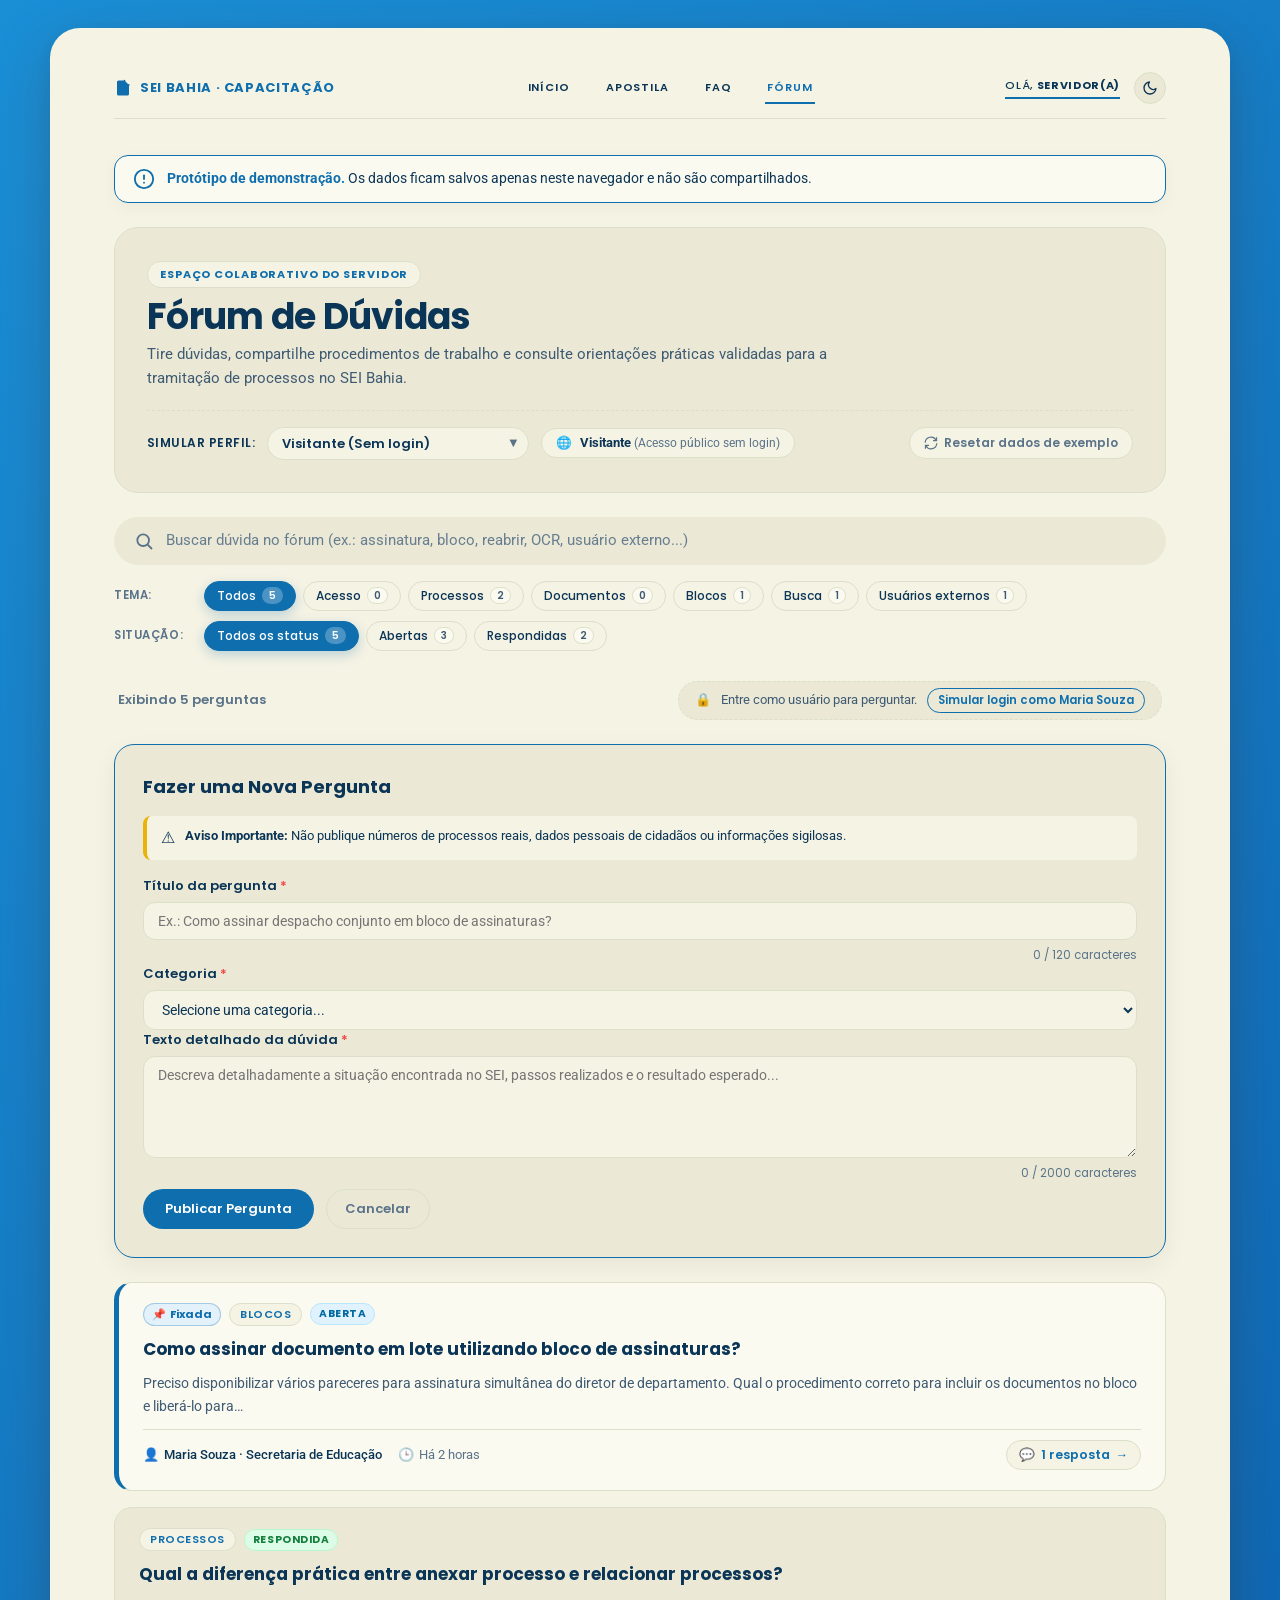
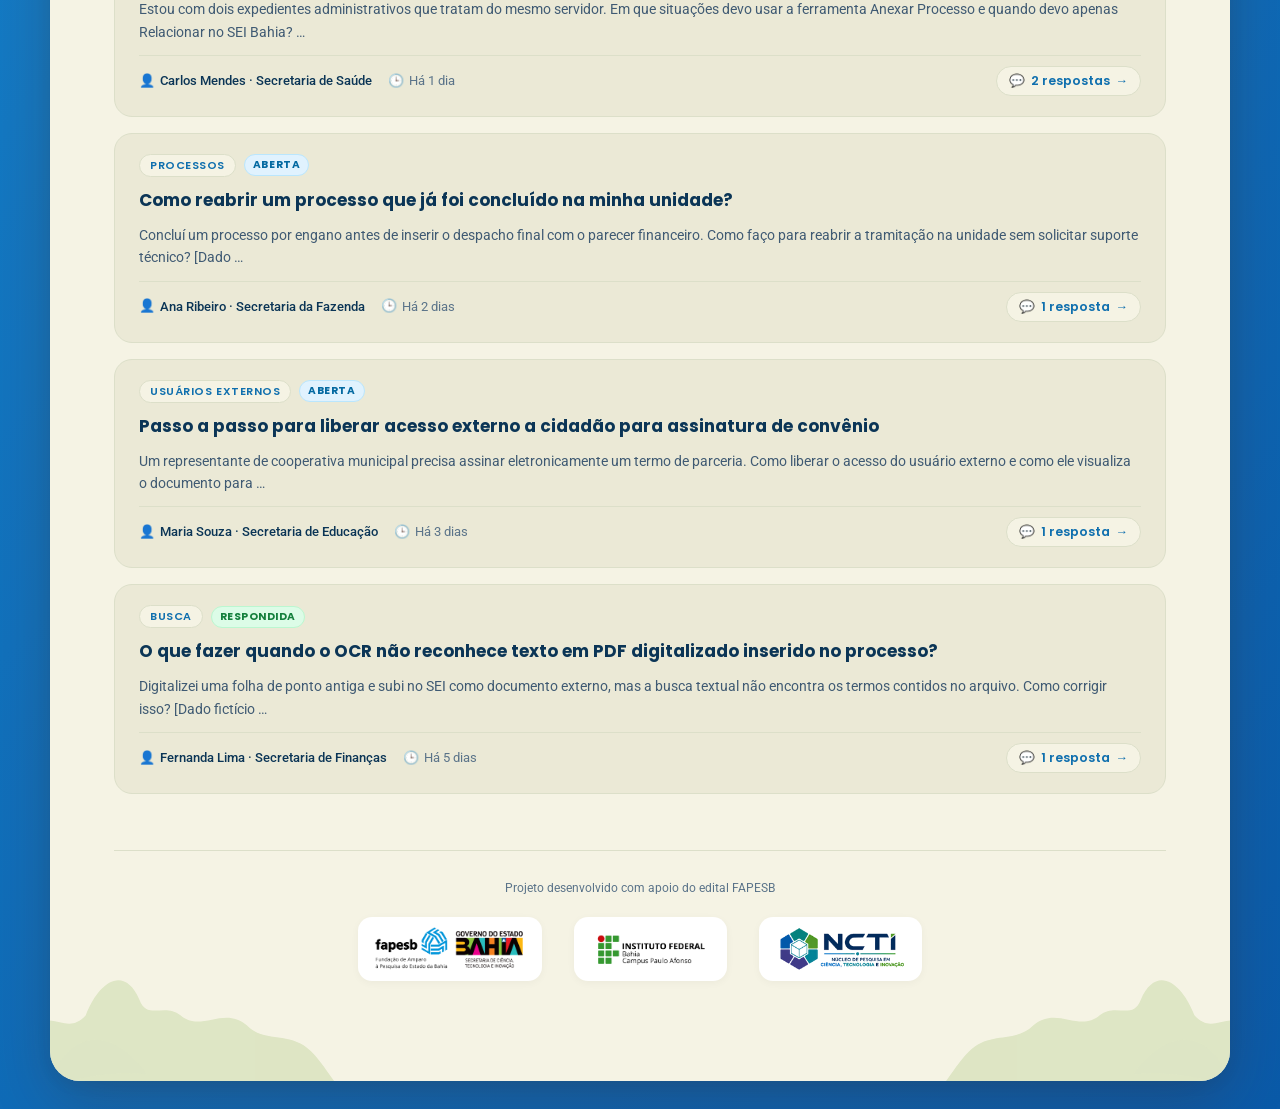
<file: forum.html>
<!DOCTYPE html>
<html lang="pt-BR">
<head>
  <meta charset="utf-8">
  <meta name="viewport" content="width=device-width, initial-scale=1, viewport-fit=cover">
  <title>Fórum de Dúvidas · SEI Bahia Capacitação</title>
  <meta name="description" content="Fórum colaborativo de dúvidas para capacitação de servidores municipais no SEI Bahia. Compartilhe experiências e consulte soluções para tramitação de processos.">
  <link rel="icon" type="image/svg+xml" href="data:image/svg+xml,%3Csvg xmlns='http://www.w3.org/2000/svg' viewBox='0 0 24 24' fill='%23ee6a1f'%3E%3Cpath d='M14 2H6a2 2 0 0 0-2 2v16a2 2 0 0 0 2 2h12a2 2 0 0 0 2-2V8z'/%3E%3Cpolyline points='14 2 14 8 20 8' fill='none' stroke='%23ffffff' stroke-width='2'/%3E%3C/svg%3E">
  <link rel="preconnect" href="https://fonts.googleapis.com">
  <link rel="preconnect" href="https://fonts.gstatic.com" crossorigin>
  <link href="https://fonts.googleapis.com/css2?family=Poppins:wght@400;500;600;700;800&family=Roboto:ital,wght@0,400;0,500;0,700;1,400&display=swap" rel="stylesheet">
  
  <link rel="stylesheet" href="css/global.css">
  <style>
    /* Estilos Específicos do Fórum (Protótipo de Demonstração) */
    .forum-main {
      position: relative;
      z-index: 5;
      display: flex;
      flex-direction: column;
      gap: 24px;
      margin-top: clamp(20px, 3.5vw, 36px);
    }

    /* Faixa de Aviso de Demonstração */
    .demo-banner {
      background: var(--badge-bg);
      border: 1.5px solid var(--accent);
      border-radius: 14px;
      padding: 12px 18px;
      display: flex;
      align-items: center;
      gap: 12px;
      color: var(--ink);
      font-size: 13.5px;
      line-height: 1.45;
      box-shadow: 0 4px 16px rgba(0, 0, 0, 0.04);
    }

    .demo-banner-icon {
      width: 22px;
      height: 22px;
      flex-shrink: 0;
      stroke: var(--accent);
      fill: none;
      stroke-width: 2;
      stroke-linecap: round;
      stroke-linejoin: round;
    }

    .demo-banner strong {
      color: var(--accent);
      font-weight: 700;
    }

    /* Cabeçalho do Fórum e Barra de Ferramentas */
    .forum-hero {
      background: var(--field);
      border: 1px solid var(--line);
      border-radius: 24px;
      padding: clamp(22px, 3.5vw, 32px);
      display: flex;
      flex-direction: column;
      gap: 20px;
    }

    .forum-header-top {
      display: flex;
      justify-content: space-between;
      align-items: flex-start;
      gap: 20px;
      flex-wrap: wrap;
    }

    .badge-tag {
      display: inline-flex;
      align-items: center;
      gap: 6px;
      font: 700 11px 'Poppins', sans-serif;
      text-transform: uppercase;
      letter-spacing: 0.08em;
      color: var(--accent);
      background: var(--card);
      border: 1px solid var(--line);
      border-radius: 999px;
      padding: 4px 12px;
      margin-bottom: 8px;
    }

    .forum-hero h1 {
      margin: 0 0 6px;
      font: 700 clamp(26px, 3.8vw, 36px)/1.15 'Poppins', sans-serif;
      color: var(--ink);
      letter-spacing: -0.02em;
    }

    .forum-hero p {
      margin: 0;
      font-size: 14.5px;
      color: var(--text);
      max-width: 680px;
    }

    /* Barra de Simulação de Perfis e Ações */
    .forum-toolbar {
      display: flex;
      align-items: center;
      justify-content: space-between;
      gap: 16px;
      flex-wrap: wrap;
      padding-top: 16px;
      border-top: 1px dashed var(--line);
    }

    .profile-controls {
      display: flex;
      align-items: center;
      gap: 12px;
      flex-wrap: wrap;
    }

    .profile-label {
      font: 600 12px 'Poppins', sans-serif;
      color: var(--ink);
      text-transform: uppercase;
      letter-spacing: 0.04em;
    }

    .profile-select-wrap {
      position: relative;
      display: inline-flex;
      align-items: center;
    }

    .profile-select {
      font: 600 13px 'Poppins', sans-serif;
      color: var(--ink);
      background: var(--card);
      border: 1.5px solid var(--line);
      border-radius: 999px;
      padding: 6px 36px 6px 14px;
      cursor: pointer;
      appearance: none;
      -webkit-appearance: none;
      transition: all 0.2s;
    }

    .profile-select:hover, .profile-select:focus-visible {
      border-color: var(--accent);
      outline: none;
    }

    .profile-select-arrow {
      position: absolute;
      right: 12px;
      pointer-events: none;
      font-size: 10px;
      color: var(--text-muted);
    }

    .active-profile-badge {
      display: inline-flex;
      align-items: center;
      gap: 8px;
      background: var(--card);
      border: 1px solid var(--line);
      border-radius: 999px;
      padding: 4px 14px;
      font-size: 12.5px;
      color: var(--ink);
    }

    .profile-badge-sub {
      color: var(--text-muted);
      font-size: 11.5px;
    }

    .btn-reset-data {
      font: 600 12px 'Poppins', sans-serif;
      color: var(--text-muted);
      background: var(--card);
      border: 1px solid var(--line);
      border-radius: 999px;
      padding: 6px 14px;
      cursor: pointer;
      display: inline-flex;
      align-items: center;
      gap: 6px;
      transition: all 0.2s;
    }

    .btn-reset-data:hover {
      color: var(--accent);
      border-color: var(--accent);
      transform: translateY(-1px);
    }

    .btn-reset-data svg {
      width: 14px;
      height: 14px;
      stroke: currentColor;
      fill: none;
      stroke-width: 2;
    }

    /* Busca e Filtros */
    .search-filter-section {
      display: flex;
      flex-direction: column;
      gap: 16px;
    }

    .search-wrap {
      position: relative;
      width: 100%;
    }

    .search {
      display: flex;
      align-items: center;
      background: var(--field);
      border-radius: 999px;
      padding: 0 18px;
      height: 48px;
      border: 2px solid transparent;
      transition: border-color 0.2s, background-color 0.2s, box-shadow 0.2s;
    }

    .search:focus-within {
      background: var(--field-focus);
      border-color: var(--accent);
      box-shadow: 0 6px 20px rgba(15, 111, 174, 0.14);
    }

    .search-icon {
      width: 20px;
      height: 20px;
      stroke: var(--text-muted);
      fill: none;
      stroke-width: 2.2;
      stroke-linecap: round;
      stroke-linejoin: round;
      flex-shrink: 0;
      margin-right: 10px;
    }

    .search:focus-within .search-icon {
      stroke: var(--accent);
    }

    .search input {
      flex: 1;
      min-width: 0;
      border: 0;
      background: transparent;
      outline: none;
      font: 400 14.5px 'Roboto', sans-serif;
      color: var(--ink);
    }

    .search input::placeholder {
      color: var(--text-muted);
      opacity: 0.9;
    }

    .clear-btn {
      background: none;
      border: 0;
      padding: 4px;
      cursor: pointer;
      color: var(--text-muted);
      display: none;
      align-items: center;
      justify-content: center;
      border-radius: 50%;
      transition: color 0.2s, background 0.2s;
    }

    .clear-btn:hover {
      color: var(--ink);
      background: var(--line);
    }

    .clear-btn svg {
      width: 16px;
      height: 16px;
      stroke: currentColor;
      stroke-width: 2;
    }

    /* Grupos de Chips */
    .filter-groups {
      display: flex;
      flex-direction: column;
      gap: 10px;
    }

    .filter-row {
      display: flex;
      align-items: center;
      gap: 10px;
      flex-wrap: wrap;
    }

    .filter-label {
      font: 600 11.5px 'Poppins', sans-serif;
      color: var(--text-muted);
      text-transform: uppercase;
      letter-spacing: 0.05em;
      min-width: 80px;
    }

    .chips {
      display: flex;
      flex-wrap: wrap;
      gap: 7px;
    }

    .chip-btn {
      font: 500 12px 'Poppins', sans-serif;
      border: 1.5px solid var(--line);
      background: transparent;
      color: var(--ink);
      border-radius: 999px;
      padding: 5px 12px;
      cursor: pointer;
      display: inline-flex;
      align-items: center;
      gap: 6px;
      transition: all 0.2s ease;
      white-space: nowrap;
      user-select: none;
    }

    .chip-btn .chip-count {
      font-size: 10px;
      font-weight: 600;
      background: var(--badge-bg);
      border: 1px solid var(--badge-border);
      color: var(--text);
      border-radius: 999px;
      padding: 1px 6px;
      line-height: 1.3;
      transition: all 0.2s;
    }

    .chip-btn:hover {
      border-color: var(--accent);
      color: var(--accent);
      transform: translateY(-1px);
    }

    .chip-btn[aria-pressed="true"] {
      background: var(--accent);
      border-color: var(--accent);
      color: #ffffff;
      box-shadow: 0 4px 12px rgba(15, 111, 174, 0.25);
    }

    .chip-btn[aria-pressed="true"] .chip-count {
      background: rgba(255, 255, 255, 0.25);
      border-color: transparent;
      color: #ffffff;
    }

    /* Linha de Ação: Contagem e Botão Nova Pergunta */
    .forum-action-bar {
      display: flex;
      align-items: center;
      justify-content: space-between;
      gap: 16px;
      margin-top: 6px;
      padding: 0 4px;
      flex-wrap: wrap;
    }

    .results-count {
      font: 600 13px 'Poppins', sans-serif;
      color: var(--text-muted);
    }

    .btn-new-question {
      font: 600 13.5px 'Poppins', sans-serif;
      color: #ffffff;
      background: var(--accent);
      border: 0;
      border-radius: 999px;
      padding: 9px 20px;
      cursor: pointer;
      display: inline-flex;
      align-items: center;
      gap: 8px;
      transition: all 0.2s;
      box-shadow: 0 4px 14px rgba(15, 111, 174, 0.25);
    }

    .btn-new-question:hover {
      background: var(--accent-hover);
      transform: translateY(-1px);
      box-shadow: 0 6px 18px rgba(15, 111, 174, 0.35);
    }

    /* Aviso para Visitante na barra de ações */
    .auth-notice-box {
      display: inline-flex;
      align-items: center;
      gap: 10px;
      background: var(--field);
      border: 1px dashed var(--line);
      border-radius: 999px;
      padding: 6px 16px;
      font-size: 13px;
      color: var(--text);
    }

    .btn-quick-login {
      font: 600 11.5px 'Poppins', sans-serif;
      color: var(--accent);
      background: transparent;
      border: 1px solid var(--accent);
      border-radius: 999px;
      padding: 3px 10px;
      cursor: pointer;
      transition: all 0.2s;
    }

    .btn-quick-login:hover {
      background: var(--accent);
      color: #ffffff;
    }

    /* Painel do Formulário de Nova Pergunta */
    .new-question-panel {
      background: var(--field);
      border: 1.5px solid var(--accent);
      border-radius: 20px;
      padding: clamp(20px, 3vw, 28px);
      display: flex;
      flex-direction: column;
      gap: 16px;
      box-shadow: 0 8px 24px rgba(0, 0, 0, 0.06);
      animation: fadeIn 0.25s ease-out;
    }

    @keyframes fadeIn {
      from { opacity: 0; transform: translateY(-8px); }
      to { opacity: 1; transform: translateY(0); }
    }

    .panel-header {
      display: flex;
      justify-content: space-between;
      align-items: center;
      gap: 12px;
    }

    .panel-header h2 {
      margin: 0;
      font: 700 18px 'Poppins', sans-serif;
      color: var(--ink);
    }

    /* Aviso de Sigilo Fixo Obrigatório */
    .security-notice {
      background: var(--card);
      border-left: 4px solid #eab308;
      border-radius: 8px;
      padding: 10px 14px;
      display: flex;
      align-items: flex-start;
      gap: 10px;
      font-size: 12.8px;
      color: var(--ink);
      line-height: 1.5;
    }

    .security-notice-icon {
      font-size: 16px;
      flex-shrink: 0;
    }

    .form-group {
      display: flex;
      flex-direction: column;
      gap: 6px;
    }

    .form-group label {
      font: 600 13px 'Poppins', sans-serif;
      color: var(--ink);
    }

    .form-group .req {
      color: #ef4444;
    }

    .form-group input,
    .form-group select,
    .form-group textarea {
      font: 400 14px 'Roboto', sans-serif;
      color: var(--ink);
      background: var(--card);
      border: 1.5px solid var(--line);
      border-radius: 12px;
      padding: 10px 14px;
      transition: all 0.2s;
    }

    .form-group input:focus,
    .form-group select:focus,
    .form-group textarea:focus {
      border-color: var(--accent);
      background: var(--field-focus);
      outline: none;
    }

    .char-counter {
      align-self: flex-end;
      font-size: 11.5px;
      color: var(--text-muted);
      font-family: 'Poppins', sans-serif;
    }

    .form-error {
      background: #fee2e2;
      border: 1px solid #f87171;
      color: #991b1b;
      padding: 8px 14px;
      border-radius: 8px;
      font-size: 13px;
    }

    :root[data-theme="dark"] .form-error {
      background: #451a1a;
      border-color: #7f1d1d;
      color: #fca5a5;
    }

    .form-actions {
      display: flex;
      align-items: center;
      gap: 12px;
      margin-top: 6px;
    }

    .btn-submit {
      font: 600 13px 'Poppins', sans-serif;
      color: #ffffff;
      background: var(--accent);
      border: 0;
      border-radius: 999px;
      padding: 10px 22px;
      cursor: pointer;
      transition: all 0.2s;
    }

    .btn-submit:hover {
      background: var(--accent-hover);
      transform: translateY(-1px);
    }

    .btn-cancel {
      font: 600 13px 'Poppins', sans-serif;
      color: var(--text-muted);
      background: transparent;
      border: 1.5px solid var(--line);
      border-radius: 999px;
      padding: 9px 18px;
      cursor: pointer;
      transition: all 0.2s;
    }

    .btn-cancel:hover {
      color: var(--ink);
      border-color: var(--ink);
    }

    /* Lista de Cartões de Perguntas */
    .questions-list {
      display: flex;
      flex-direction: column;
      gap: 16px;
    }

    .forum-card {
      background: var(--field);
      border: 1.5px solid var(--line);
      border-radius: 18px;
      padding: 20px 24px;
      display: flex;
      flex-direction: column;
      gap: 12px;
      transition: all 0.2s ease;
      position: relative;
    }

    .forum-card:hover {
      border-color: var(--accent);
      box-shadow: 0 6px 20px rgba(0, 0, 0, 0.05);
      transform: translateY(-1px);
    }

    .forum-card.is-pinned {
      border-left: 5px solid var(--accent);
      background: var(--badge-bg);
    }

    .forum-card.is-hidden {
      border-left: 5px solid #eab308;
      opacity: 0.92;
    }

    .forum-card.just-created {
      animation: highlightNew 2s ease-out;
    }

    @keyframes highlightNew {
      0% { box-shadow: 0 0 0 3px var(--accent); }
      100% { box-shadow: none; }
    }

    .card-header {
      display: flex;
      align-items: center;
      justify-content: space-between;
      gap: 12px;
      flex-wrap: wrap;
    }

    .card-badges {
      display: flex;
      align-items: center;
      gap: 8px;
      flex-wrap: wrap;
    }

    .badge-pinned {
      font: 700 11px 'Poppins', sans-serif;
      color: var(--accent);
      background: var(--sel);
      border: 1px solid rgba(15, 111, 174, 0.3);
      border-radius: 999px;
      padding: 2px 8px;
      display: inline-flex;
      align-items: center;
      gap: 4px;
    }

    .card-cat-badge {
      font: 600 11px 'Poppins', sans-serif;
      text-transform: uppercase;
      letter-spacing: 0.05em;
      color: var(--accent);
      background: var(--card);
      border: 1px solid var(--line);
      border-radius: 999px;
      padding: 2px 10px;
    }

    .badge-status {
      font: 700 10.5px 'Poppins', sans-serif;
      text-transform: uppercase;
      letter-spacing: 0.05em;
      border-radius: 999px;
      padding: 2px 8px;
    }

    .status-aberta {
      color: #0369a1;
      background: #e0f2fe;
      border: 1px solid #bae6fd;
    }

    .status-respondida {
      color: #15803d;
      background: #dcfce7;
      border: 1px solid #bbf7d0;
    }

    .status-oculta {
      color: #b45309;
      background: #fef3c7;
      border: 1px solid #fde68a;
    }

    :root[data-theme="dark"] .status-aberta {
      color: #7dd3fc;
      background: #082f49;
      border-color: #0369a1;
    }

    :root[data-theme="dark"] .status-respondida {
      color: #86efac;
      background: #052e16;
      border-color: #15803d;
    }

    :root[data-theme="dark"] .status-oculta {
      color: #fcd34d;
      background: #451a03;
      border-color: #b45309;
    }

    /* Ações de Moderação no Card */
    .mod-actions {
      display: flex;
      align-items: center;
      gap: 6px;
      flex-wrap: wrap;
    }

    .btn-mod {
      font: 600 11px 'Poppins', sans-serif;
      color: var(--text-muted);
      background: var(--card);
      border: 1px solid var(--line);
      border-radius: 999px;
      padding: 3px 8px;
      cursor: pointer;
      transition: all 0.2s;
    }

    .btn-mod:hover {
      color: var(--accent);
      border-color: var(--accent);
    }

    .btn-mod-resolve {
      color: #15803d;
    }

    .btn-mod-resolve:hover {
      background: #15803d;
      color: #ffffff;
      border-color: #15803d;
    }

    /* Conteúdo do Card */
    .card-title {
      margin: 0;
      font: 700 17px/1.35 'Poppins', sans-serif;
      color: var(--ink);
    }

    .card-snippet {
      margin: 0;
      font-size: 14px;
      line-height: 1.6;
      color: var(--text);
    }

    /* Metadados do Rodapé do Card */
    .card-meta {
      display: flex;
      align-items: center;
      justify-content: space-between;
      gap: 14px;
      flex-wrap: wrap;
      padding-top: 10px;
      border-top: 1px solid var(--line);
      font-size: 12.5px;
      color: var(--text-muted);
    }

    .meta-info-group {
      display: flex;
      align-items: center;
      gap: 16px;
      flex-wrap: wrap;
    }

    .card-author, .card-date {
      display: inline-flex;
      align-items: center;
      gap: 5px;
    }

    .card-author {
      font-weight: 500;
      color: var(--ink);
    }

    .meta-icon {
      font-size: 13px;
    }

    .btn-toggle-replies {
      font: 600 12.5px 'Poppins', sans-serif;
      color: var(--accent);
      background: var(--card);
      border: 1px solid var(--line);
      border-radius: 999px;
      padding: 5px 12px;
      cursor: pointer;
      display: inline-flex;
      align-items: center;
      gap: 6px;
      transition: all 0.2s;
    }

    .btn-toggle-replies:hover {
      border-color: var(--accent);
      background: var(--accent);
      color: #ffffff;
    }

    /* Painel de Respostas Expandível dentro do Card */
    .card-replies-panel {
      margin-top: 8px;
      padding-top: 16px;
      border-top: 1.5px dashed var(--line);
      display: flex;
      flex-direction: column;
      gap: 16px;
    }

    .full-question-box {
      background: var(--card);
      border: 1px solid var(--line);
      border-radius: 12px;
      padding: 14px 18px;
      display: flex;
      flex-direction: column;
      gap: 6px;
    }

    .full-question-title {
      font: 700 12px 'Poppins', sans-serif;
      text-transform: uppercase;
      letter-spacing: 0.05em;
      color: var(--accent);
    }

    .full-question-p {
      margin: 0;
      font-size: 14px;
      line-height: 1.6;
      color: var(--ink);
      white-space: pre-wrap;
    }

    .replies-list-heading {
      margin: 0;
      font: 700 14px 'Poppins', sans-serif;
      color: var(--ink);
    }

    .replies-list {
      display: flex;
      flex-direction: column;
      gap: 12px;
    }

    .reply-item {
      background: var(--card);
      border: 1px solid var(--line);
      border-radius: 12px;
      padding: 12px 16px;
      display: flex;
      flex-direction: column;
      gap: 6px;
    }

    .reply-item.is-hidden {
      border-left: 4px solid #eab308;
      opacity: 0.85;
    }

    .reply-header {
      display: flex;
      align-items: center;
      justify-content: space-between;
      gap: 10px;
      font-size: 12px;
      color: var(--text-muted);
      flex-wrap: wrap;
    }

    .reply-author {
      color: var(--ink);
    }

    .reply-body {
      margin: 0;
      font-size: 13.8px;
      line-height: 1.6;
      color: var(--text);
      white-space: pre-wrap;
    }

    .no-replies-text {
      margin: 0;
      font-size: 13px;
      color: var(--text-muted);
      font-style: italic;
    }

    .reply-form-area {
      margin-top: 6px;
    }

    .reply-auth-notice {
      background: var(--card);
      border: 1px dashed var(--line);
      border-radius: 10px;
      padding: 10px 14px;
      font-size: 12.5px;
      color: var(--text-muted);
      text-align: center;
    }

    .reply-form {
      display: flex;
      flex-direction: column;
      gap: 8px;
    }

    .reply-label {
      font: 600 12.5px 'Poppins', sans-serif;
      color: var(--ink);
    }

    .reply-form textarea {
      font: 400 13.5px 'Roboto', sans-serif;
      color: var(--ink);
      background: var(--card);
      border: 1.5px solid var(--line);
      border-radius: 10px;
      padding: 8px 12px;
      resize: vertical;
    }

    .reply-form textarea:focus {
      border-color: var(--accent);
      outline: none;
    }

    .reply-actions {
      display: flex;
      justify-content: flex-end;
    }

    .btn-submit-reply {
      font: 600 12px 'Poppins', sans-serif;
      color: #ffffff;
      background: var(--accent);
      border: 0;
      border-radius: 999px;
      padding: 7px 16px;
      cursor: pointer;
      transition: all 0.2s;
    }

    .btn-submit-reply:hover {
      background: var(--accent-hover);
    }

    /* Estado Vazio Amigável */
    .empty-state {
      padding: 44px 20px;
      text-align: center;
      background: var(--field);
      border-radius: 20px;
      margin-top: 8px;
      border: 1.5px dashed var(--line);
      display: flex;
      flex-direction: column;
      align-items: center;
      gap: 10px;
    }

    .empty-state[hidden] {
      display: none;
    }

    .empty-state-icon {
      font-size: 38px;
      margin-bottom: 2px;
    }

    .empty-state h3 {
      margin: 0;
      font: 700 17px 'Poppins', sans-serif;
      color: var(--ink);
    }

    .empty-state p {
      margin: 0;
      font-size: 14px;
      color: var(--text-muted);
      max-width: 440px;
      line-height: 1.5;
    }

    .btn-reset-search {
      margin-top: 8px;
      font: 600 12.5px 'Poppins', sans-serif;
      background: var(--accent);
      color: #ffffff;
      border: 0;
      border-radius: 999px;
      padding: 8px 20px;
      cursor: pointer;
      transition: all 0.2s;
    }

    .btn-reset-search:hover {
      background: var(--accent-hover);
      transform: translateY(-1px);
    }

    /* Rodapé Institucional */
    .card-footer {
      position: relative;
      z-index: 5;
      margin-top: clamp(36px, 5vw, 56px);
      padding-top: clamp(20px, 3vw, 28px);
      border-top: 1px solid var(--line);
      display: flex;
      flex-direction: column;
      align-items: center;
      text-align: center;
    }

    .footer-text {
      margin: 0 0 20px;
      font-family: 'Roboto', sans-serif;
      font-size: 12px;
      color: var(--text-muted);
      line-height: 1.5;
      text-align: center;
    }

    .footer-logos {
      display: flex;
      align-items: center;
      justify-content: center;
      gap: 32px;
      flex-wrap: wrap;
    }

    .footer-logo {
      background: #ffffff;
      padding: 10px 16px;
      border-radius: 14px;
      display: inline-flex;
      align-items: center;
      justify-content: center;
      box-shadow: 0 2px 8px rgba(0, 0, 0, 0.04);
    }

    .footer-logo img {
      height: 44px;
      width: auto;
      object-fit: contain;
      display: block;
    }

    /* Responsividade */
    @media (max-width: 680px) {
      .forum-toolbar {
        flex-direction: column;
        align-items: flex-start;
      }
      .profile-controls {
        width: 100%;
        justify-content: space-between;
      }
      .forum-action-bar {
        flex-direction: column;
        align-items: flex-start;
      }
      .btn-new-question, .auth-notice-box {
        width: 100%;
        justify-content: center;
      }
      .footer-logos {
        gap: 12px;
      }
      .footer-logo img {
        height: 36px;
      }
    }
  </style>
</head>
<body>

<div class="card">
  <!-- Cabeçalho Institucional Compartilhado -->
  <header>
    <a href="index.html" class="brand" aria-label="Ir para a página inicial">
      <svg class="brand-icon" viewBox="0 0 24 24" aria-hidden="true">
        <path d="M14 2H6a2 2 0 0 0-2 2v16a2 2 0 0 0 2 2h12a2 2 0 0 0 2-2V8z"></path>
        <polyline points="14 2 14 8 20 8" fill="none" stroke="currentColor" stroke-width="2" stroke-linecap="round" stroke-linejoin="round"></polyline>
        <line x1="16" y1="13" x2="8" y2="13" stroke="currentColor" stroke-width="2" stroke-linecap="round"></line>
        <line x1="16" y1="17" x2="8" y2="17" stroke="currentColor" stroke-width="2" stroke-linecap="round"></line>
        <polyline points="10 9 9 9 8 9" stroke="currentColor" stroke-width="2" stroke-linecap="round"></polyline>
      </svg>
      <span>SEI BAHIA · CAPACITAÇÃO</span>
    </a>

    <nav aria-label="Navegação Principal">
      <a href="index.html">INÍCIO</a>
      <a href="apostila.html">APOSTILA</a>
      <a href="faq.html">FAQ</a>
      <a href="forum.html" aria-current="page">FÓRUM</a>
    </nav>

    <div class="header-actions">
      <span class="hello">OLÁ, <b>SERVIDOR(A)</b></span>
      <button type="button" class="theme-toggle" id="themeToggle" aria-label="Alternar tema claro e escuro" title="Alternar tema">
        <svg id="themeIcon" viewBox="0 0 24 24" aria-hidden="true">
          <circle cx="12" cy="12" r="5"></circle>
          <line x1="12" y1="1" x2="12" y2="3"></line>
          <line x1="12" y1="21" x2="12" y2="23"></line>
          <line x1="4.22" y1="4.22" x2="5.64" y2="5.64"></line>
          <line x1="18.36" y1="18.36" x2="19.78" y2="19.78"></line>
          <line x1="1" y1="12" x2="3" y2="12"></line>
          <line x1="21" y1="12" x2="23" y2="12"></line>
          <line x1="4.22" y1="19.78" x2="5.64" y2="18.36"></line>
          <line x1="18.36" y1="5.64" x2="19.78" y2="4.22"></line>
        </svg>
      </button>
    </div>
  </header>

  <!-- Conteúdo Principal do Fórum -->
  <main class="forum-main" id="forum-principal">
    
    <!-- Faixa de Aviso de Demonstração (Topo) -->
    <aside class="demo-banner" role="status" aria-label="Aviso de protótipo de demonstração">
      <svg class="demo-banner-icon" viewBox="0 0 24 24" aria-hidden="true">
        <circle cx="12" cy="12" r="10"></circle>
        <line x1="12" y1="8" x2="12" y2="12"></line>
        <line x1="12" y1="16" x2="12.01" y2="16"></line>
      </svg>
      <span>
        <strong>Protótipo de demonstração.</strong> Os dados ficam salvos apenas neste navegador e não são compartilhados.
      </span>
    </aside>

    <!-- Apresentação do Fórum e Seletor de Perfil -->
    <section class="forum-hero" aria-labelledby="forum-title">
      <div class="forum-header-top">
        <div>
          <div class="badge-tag">Espaço Colaborativo do Servidor</div>
          <h1 id="forum-title">Fórum de Dúvidas</h1>
          <p>
            Tire dúvidas, compartilhe procedimentos de trabalho e consulte orientações práticas validadas para a tramitação de processos no SEI Bahia.
          </p>
        </div>
      </div>

      <!-- Barra de Controle: Perfis Simulados e Reset -->
      <div class="forum-toolbar" role="region" aria-label="Controles de demonstração e perfis">
        <div class="profile-controls">
          <label for="profileSelector" class="profile-label">Simular Perfil:</label>
          <div class="profile-select-wrap">
            <select id="profileSelector" class="profile-select" aria-label="Selecione o perfil de usuário para simulação">
              <option value="visitante">Visitante (Sem login)</option>
              <option value="usuario">Usuário (Maria Souza · SEC)</option>
              <option value="moderador">Moderador (João Lima · SAEB)</option>
            </select>
            <span class="profile-select-arrow" aria-hidden="true">▼</span>
          </div>

          <div class="active-profile-badge" id="activeProfileBadge" role="status" aria-live="polite">
            <!-- Preenchido via js/forum.js -->
          </div>
        </div>

        <button type="button" class="btn-reset-data" id="btnResetDados" title="Restaurar as 6 perguntas e respostas originais de demonstração">
          <svg viewBox="0 0 24 24" aria-hidden="true">
            <path d="M21.5 2v6h-6M2.5 22v-6h6M2 11.5a10 10 0 0 1 18.8-4.3M22 12.5a10 10 0 0 1-18.8 4.2"/>
          </svg>
          <span>Resetar dados de exemplo</span>
        </button>
      </div>
    </section>

    <!-- Busca e Filtros -->
    <section class="search-filter-section" aria-label="Busca e filtros do fórum">
      <!-- Campo de Busca em Tempo Real -->
      <div class="search-wrap">
        <label class="search" for="buscaForum">
          <svg class="search-icon" viewBox="0 0 24 24" aria-hidden="true">
            <circle cx="11" cy="11" r="7"></circle>
            <path d="M21 21l-4.35-4.35"></path>
          </svg>
          <input
            id="buscaForum"
            type="search"
            placeholder="Buscar dúvida no fórum (ex.: assinatura, bloco, reabrir, OCR, usuário externo...)"
            aria-label="Buscar dúvida no fórum"
            autocomplete="off"
            spellcheck="false"
          >
          <button type="button" class="clear-btn" id="clearBtnForum" aria-label="Limpar campo de busca" title="Limpar busca">
            <svg viewBox="0 0 24 24" aria-hidden="true">
              <line x1="18" y1="6" x2="6" y2="18"></line>
              <line x1="6" y1="6" x2="18" y2="18"></line>
            </svg>
          </button>
        </label>
      </div>

      <!-- Grupos de Chips: Categoria e Status -->
      <div class="filter-groups">
        <div class="filter-row">
          <span class="filter-label">Tema:</span>
          <div class="chips" id="chipsCategorias" role="group" aria-label="Filtrar por categoria temática"></div>
        </div>
        <div class="filter-row">
          <span class="filter-label">Situação:</span>
          <div class="chips" id="chipsStatus" role="group" aria-label="Filtrar por situação da pergunta"></div>
        </div>
      </div>
    </section>

    <!-- Linha de Ação: Contagem e Botão Nova Pergunta -->
    <div class="forum-action-bar">
      <div class="results-count" id="forumResultsCount" aria-live="polite">Carregando perguntas...</div>

      <!-- Para Visitante: Aviso informativo -->
      <div class="auth-notice-box" id="authNoticeContainer" style="display: none;" role="status">
        <!-- Preenchido via js/forum.js -->
      </div>

      <!-- Para Usuário e Moderador: Botão de Abertura -->
      <button type="button" class="btn-new-question" id="btnOpenNewQuestion" aria-expanded="false" aria-controls="newQuestionSection">
        <span aria-hidden="true">＋</span> Nova Pergunta
      </button>
    </div>

    <!-- Painel do Formulário de Nova Pergunta (Expandível) -->
    <section class="new-question-panel" id="newQuestionSection" hidden aria-labelledby="formNewQuestionTitle">
      <div class="panel-header">
        <h2 id="formNewQuestionTitle">Fazer uma Nova Pergunta</h2>
      </div>

      <!-- Aviso Fixo Obrigatório -->
      <div class="security-notice" role="note">
        <span class="security-notice-icon" aria-hidden="true">⚠️</span>
        <div>
          <strong>Aviso Importante:</strong> Não publique números de processos reais, dados pessoais de cidadãos ou informações sigilosas.
        </div>
      </div>

      <form id="formNovaPergunta" novalidate>
        <div class="form-group">
          <label for="novoTitulo">Título da pergunta <span class="req" aria-hidden="true">*</span></label>
          <input
            type="text"
            id="novoTitulo"
            name="titulo"
            maxlength="120"
            placeholder="Ex.: Como assinar despacho conjunto em bloco de assinaturas?"
            required
            aria-describedby="tituloCharCount"
          >
          <div class="char-counter"><span id="tituloCharCount">0</span> / 120 caracteres</div>
        </div>

        <div class="form-group">
          <label for="novaCategoria">Categoria <span class="req" aria-hidden="true">*</span></label>
          <select id="novaCategoria" name="categoria" required>
            <option value="">Selecione uma categoria...</option>
            <option value="Acesso">Acesso</option>
            <option value="Processos">Processos</option>
            <option value="Documentos">Documentos</option>
            <option value="Blocos">Blocos</option>
            <option value="Busca">Busca</option>
            <option value="Usuários externos">Usuários externos</option>
          </select>
        </div>

        <div class="form-group">
          <label for="novoTexto">Texto detalhado da dúvida <span class="req" aria-hidden="true">*</span></label>
          <textarea
            id="novoTexto"
            name="texto"
            rows="5"
            maxlength="2000"
            placeholder="Descreva detalhadamente a situação encontrada no SEI, passos realizados e o resultado esperado..."
            required
            aria-describedby="textoCharCount"
          ></textarea>
          <div class="char-counter"><span id="textoCharCount">0</span> / 2000 caracteres</div>
        </div>

        <div class="form-error" id="formError" hidden role="alert" aria-live="polite"></div>

        <div class="form-actions">
          <button type="submit" class="btn-submit">Publicar Pergunta</button>
          <button type="button" class="btn-cancel" id="btnCancelForm">Cancelar</button>
        </div>
      </form>
    </section>

    <!-- Lista de Cartões de Perguntas -->
    <section class="questions-list" id="listaPerguntas" role="region" aria-label="Lista de dúvidas no fórum">
      <!-- Inserido dinamicamente via js/forum.js -->
    </section>

    <!-- Estado Vazio Amigável -->
    <div class="empty-state" id="forumEmptyState" hidden role="region" aria-live="polite">
      <div class="empty-state-icon" aria-hidden="true">🔍</div>
      <h3>Nenhuma pergunta encontrada</h3>
      <p>Não localizamos dúvidas correspondentes aos filtros ou ao termo pesquisado. Tente palavras diferentes ou limpe os filtros aplicados.</p>
      <button type="button" class="btn-reset-search" id="btnResetSearch">
        Limpar busca e filtros
      </button>
    </div>

    <!-- Região Viva para Anúncios em Leitores de Tela -->
    <div id="feedbackRegion" class="sr-only" style="position: absolute; width: 1px; height: 1px; padding: 0; margin: -1px; overflow: hidden; clip: rect(0, 0, 0, 0); border: 0;" aria-live="polite"></div>
  </main>

  <!-- Rodapé Institucional do Cartão -->
  <footer class="card-footer">
    <p class="footer-text">Projeto desenvolvido com apoio do edital FAPESB</p>
    <div class="footer-logos">
      <div class="footer-logo">
        <img
          src="img/logos/fapesb_secti.png"
          alt="Logo da FAPESB e Governo do Estado da Bahia - Secretaria de Ciência, Tecnologia e Inovação"
          loading="lazy"
        >
      </div>
      <div class="footer-logo">
        <img
          src="img/logos/ifba.png"
          alt="Logo do Instituto Federal da Bahia - Campus Paulo Afonso"
          loading="lazy"
        >
      </div>
      <div class="footer-logo">
        <img
          src="img/logos/ncti.png"
          alt="Logo do NCTI - Núcleo de Pesquisa em Ciência, Tecnologia e Inovação"
          loading="lazy"
        >
      </div>
    </div>
  </footer>

  <!-- Folhagens Decorativas nos Cantos Inferiores do Cartão -->
  <div class="foot-foliage" aria-hidden="true">
    <svg class="foliage-left" viewBox="0 0 240 100">
      <path d="M0 100 L0 52 C16 40 28 60 42 44 C52 18 72 4 84 32 C90 48 104 34 116 44 C132 58 150 36 168 52 C182 66 202 56 218 72 C228 82 234 94 240 100 Z"></path>
      <path d="M12 100 C30 50 65 55 90 90 C60 88 40 92 12 100 Z" opacity="0.6"></path>
    </svg>
    <svg class="foliage-right" viewBox="0 0 240 100">
      <path d="M0 100 L0 52 C16 40 28 60 42 44 C52 18 72 4 84 32 C90 48 104 34 116 44 C132 58 150 36 168 52 C182 66 202 56 218 72 C228 82 234 94 240 100 Z"></path>
      <path d="M12 100 C30 50 65 55 90 90 C60 88 40 92 12 100 Z" opacity="0.6"></path>
    </svg>
  </div>
</div>

<!-- Scripts Separados e Modulares -->
<script src="js/theme.js"></script>
<script src="js/api.js"></script>
<script src="js/forum.js"></script>
</body>
</html>
</file>
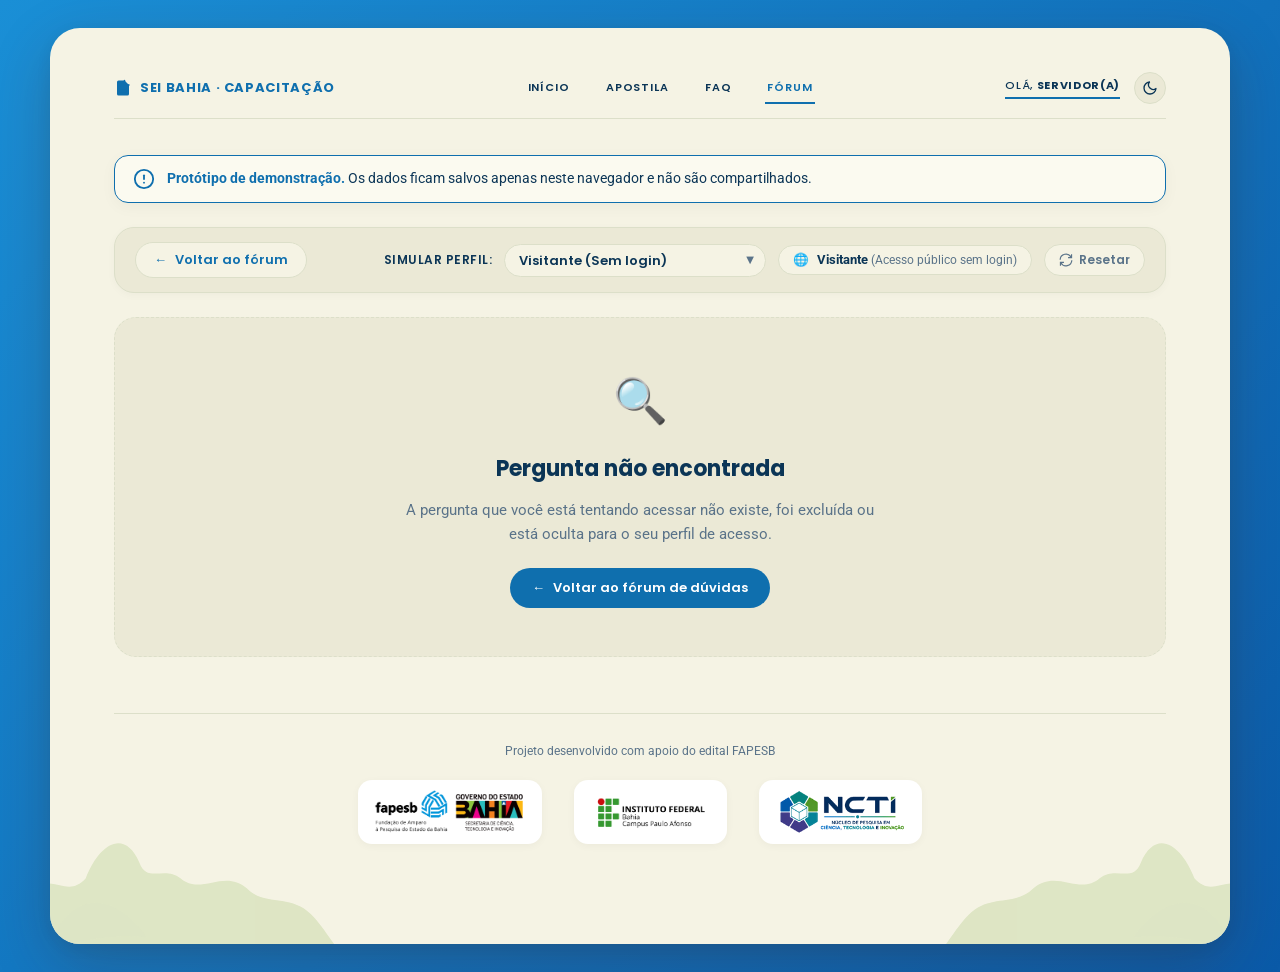
<file: pergunta.html>
<!DOCTYPE html>
<html lang="pt-BR">
<head>
  <meta charset="utf-8">
  <meta name="viewport" content="width=device-width, initial-scale=1, viewport-fit=cover">
  <title>Dúvida · Fórum SEI Bahia</title>
  <meta name="description" content="Detalhes da dúvida e respostas da comunidade de servidores no fórum de capacitação do SEI Bahia.">
  <link rel="icon" type="image/svg+xml" href="data:image/svg+xml,%3Csvg xmlns='http://www.w3.org/2000/svg' viewBox='0 0 24 24' fill='%23ee6a1f'%3E%3Cpath d='M14 2H6a2 2 0 0 0-2 2v16a2 2 0 0 0 2 2h12a2 2 0 0 0 2-2V8z'/%3E%3Cpolyline points='14 2 14 8 20 8' fill='none' stroke='%23ffffff' stroke-width='2'/%3E%3C/svg%3E">
  <link rel="preconnect" href="https://fonts.googleapis.com">
  <link rel="preconnect" href="https://fonts.gstatic.com" crossorigin>
  <link href="https://fonts.googleapis.com/css2?family=Poppins:wght@400;500;600;700;800&family=Roboto:ital,wght@0,400;0,500;0,700;1,400&display=swap" rel="stylesheet">
  
  <link rel="stylesheet" href="css/global.css">
  <style>
    /* Estilos Específicos da Página de Pergunta (Protótipo SEI Bahia) */
    .pergunta-main {
      position: relative;
      z-index: 5;
      display: flex;
      flex-direction: column;
      gap: 24px;
      margin-top: clamp(20px, 3.5vw, 36px);
    }

    /* Faixa de Aviso de Demonstração */
    .demo-banner {
      background: var(--badge-bg);
      border: 1.5px solid var(--accent);
      border-radius: 14px;
      padding: 12px 18px;
      display: flex;
      align-items: center;
      gap: 12px;
      color: var(--ink);
      font-size: 13.5px;
      line-height: 1.45;
      box-shadow: 0 4px 16px rgba(0, 0, 0, 0.04);
    }

    .demo-banner-icon {
      width: 22px;
      height: 22px;
      flex-shrink: 0;
      stroke: var(--accent);
      fill: none;
      stroke-width: 2;
      stroke-linecap: round;
      stroke-linejoin: round;
    }

    .demo-banner strong {
      color: var(--accent);
      font-weight: 700;
    }

    /* Barra Superior com Link Voltar e Seletor de Perfil */
    .top-toolbar {
      display: flex;
      align-items: center;
      justify-content: space-between;
      gap: 16px;
      flex-wrap: wrap;
      background: var(--field);
      border: 1px solid var(--line);
      border-radius: 20px;
      padding: 14px 20px;
      box-shadow: 0 2px 8px rgba(0, 0, 0, 0.03);
    }

    .btn-back-forum {
      font: 600 13px 'Poppins', sans-serif;
      color: var(--accent);
      background: var(--card);
      border: 1.5px solid var(--line);
      border-radius: 999px;
      padding: 7px 18px;
      display: inline-flex;
      align-items: center;
      gap: 8px;
      text-decoration: none;
      transition: all 0.2s ease;
    }

    .btn-back-forum:hover {
      background: var(--accent);
      color: #ffffff;
      border-color: var(--accent);
      transform: translateX(-3px);
      box-shadow: 0 4px 12px rgba(15, 111, 174, 0.2);
    }

    .profile-controls {
      display: flex;
      align-items: center;
      gap: 12px;
      flex-wrap: wrap;
    }

    .profile-label {
      font: 600 12px 'Poppins', sans-serif;
      color: var(--ink);
      text-transform: uppercase;
      letter-spacing: 0.04em;
    }

    .profile-select-wrap {
      position: relative;
      display: inline-flex;
      align-items: center;
    }

    .profile-select {
      font: 600 13px 'Poppins', sans-serif;
      color: var(--ink);
      background: var(--card);
      border: 1.5px solid var(--line);
      border-radius: 999px;
      padding: 6px 36px 6px 14px;
      cursor: pointer;
      appearance: none;
      -webkit-appearance: none;
      transition: all 0.2s;
    }

    .profile-select:hover, .profile-select:focus-visible {
      border-color: var(--accent);
      outline: none;
    }

    .profile-select-arrow {
      position: absolute;
      right: 12px;
      pointer-events: none;
      font-size: 10px;
      color: var(--text-muted);
    }

    .active-profile-badge {
      display: inline-flex;
      align-items: center;
      gap: 8px;
      background: var(--card);
      border: 1px solid var(--line);
      border-radius: 999px;
      padding: 4px 14px;
      font-size: 12.5px;
      color: var(--ink);
    }

    .profile-badge-sub {
      color: var(--text-muted);
      font-size: 11.5px;
    }

    .btn-reset-data {
      font: 600 12px 'Poppins', sans-serif;
      color: var(--text-muted);
      background: var(--card);
      border: 1px solid var(--line);
      border-radius: 999px;
      padding: 6px 14px;
      cursor: pointer;
      display: inline-flex;
      align-items: center;
      gap: 6px;
      transition: all 0.2s;
    }

    .btn-reset-data:hover {
      color: var(--accent);
      border-color: var(--accent);
      transform: translateY(-1px);
    }

    .btn-reset-data svg {
      width: 14px;
      height: 14px;
      stroke: currentColor;
      fill: none;
      stroke-width: 2;
    }

    /* Estado de Pergunta Não Encontrada */
    .not-found-card {
      padding: 48px 24px;
      text-align: center;
      background: var(--field);
      border-radius: 22px;
      border: 1.5px dashed var(--line);
      display: flex;
      flex-direction: column;
      align-items: center;
      gap: 14px;
    }

    .not-found-card[hidden] {
      display: none !important;
    }

    .not-found-icon {
      font-size: 44px;
      margin-bottom: 2px;
    }

    .not-found-card h2 {
      margin: 0;
      font: 700 22px 'Poppins', sans-serif;
      color: var(--ink);
    }

    .not-found-card p {
      margin: 0;
      font-size: 14.5px;
      color: var(--text-muted);
      max-width: 480px;
      line-height: 1.6;
    }

    .btn-primary-link {
      margin-top: 8px;
      font: 600 13px 'Poppins', sans-serif;
      background: var(--accent);
      color: #ffffff;
      border: 0;
      border-radius: 999px;
      padding: 10px 22px;
      text-decoration: none;
      display: inline-flex;
      align-items: center;
      gap: 8px;
      transition: all 0.2s;
    }

    .btn-primary-link:hover {
      background: var(--accent-hover);
      transform: translateY(-1px);
    }

    /* Bloco da Pergunta */
    .question-detail-card {
      background: var(--field);
      border: 1.5px solid var(--line);
      border-radius: 24px;
      padding: clamp(22px, 3.8vw, 36px);
      display: flex;
      flex-direction: column;
      gap: 18px;
      box-shadow: 0 4px 20px rgba(0, 0, 0, 0.04);
      position: relative;
    }

    .question-detail-card.is-pinned {
      border-left: 6px solid var(--accent);
      background: var(--badge-bg);
    }

    .question-detail-card.is-hidden {
      border-left: 6px solid #eab308;
    }

    .card-badges {
      display: flex;
      align-items: center;
      gap: 8px;
      flex-wrap: wrap;
    }

    .badge-pinned {
      font: 700 11px 'Poppins', sans-serif;
      color: var(--accent);
      background: var(--sel);
      border: 1px solid rgba(15, 111, 174, 0.3);
      border-radius: 999px;
      padding: 3px 10px;
      display: inline-flex;
      align-items: center;
      gap: 4px;
    }

    .card-cat-badge {
      font: 600 11px 'Poppins', sans-serif;
      text-transform: uppercase;
      letter-spacing: 0.05em;
      color: var(--accent);
      background: var(--card);
      border: 1px solid var(--line);
      border-radius: 999px;
      padding: 3px 12px;
    }

    .badge-status {
      font: 700 10.5px 'Poppins', sans-serif;
      text-transform: uppercase;
      letter-spacing: 0.05em;
      border-radius: 999px;
      padding: 3px 10px;
    }

    .status-aberta {
      color: #0369a1;
      background: #e0f2fe;
      border: 1px solid #bae6fd;
    }

    .status-respondida {
      color: #15803d;
      background: #dcfce7;
      border: 1px solid #bbf7d0;
    }

    .status-oculta {
      color: #b45309;
      background: #fef3c7;
      border: 1px solid #fde68a;
    }

    :root[data-theme="dark"] .status-aberta {
      color: #7dd3fc;
      background: #082f49;
      border-color: #0369a1;
    }

    :root[data-theme="dark"] .status-respondida {
      color: #86efac;
      background: #052e16;
      border-color: #15803d;
    }

    :root[data-theme="dark"] .status-oculta {
      color: #fcd34d;
      background: #451a03;
      border-color: #b45309;
    }

    .question-header {
      display: flex;
      align-items: center;
      justify-content: space-between;
      gap: 16px;
      flex-wrap: wrap;
    }

    .question-header-actions {
      display: flex;
      align-items: center;
      gap: 8px;
      flex-wrap: wrap;
    }

    .btn-action-pill {
      font: 600 12px 'Poppins', sans-serif;
      color: var(--ink);
      background: var(--card);
      border: 1.5px solid var(--line);
      border-radius: 999px;
      padding: 5px 14px;
      cursor: pointer;
      display: inline-flex;
      align-items: center;
      gap: 6px;
      transition: all 0.2s;
    }

    .btn-action-pill:hover {
      border-color: var(--accent);
      color: var(--accent);
      transform: translateY(-1px);
    }

    .question-detail-title {
      margin: 0;
      font: 700 clamp(22px, 3.2vw, 30px)/1.25 'Poppins', sans-serif;
      color: var(--ink);
      letter-spacing: -0.015em;
    }

    .question-detail-text {
      font: 400 15px/1.7 'Roboto', sans-serif;
      color: var(--ink);
      white-space: pre-wrap;
      word-break: break-word;
    }

    .question-meta {
      display: flex;
      align-items: center;
      justify-content: space-between;
      gap: 16px;
      flex-wrap: wrap;
      padding-top: 14px;
      border-top: 1px solid var(--line);
      font-size: 13px;
      color: var(--text-muted);
    }

    .meta-group {
      display: flex;
      align-items: center;
      gap: 18px;
      flex-wrap: wrap;
    }

    .meta-item {
      display: inline-flex;
      align-items: center;
      gap: 6px;
    }

    .meta-author {
      font-weight: 500;
      color: var(--ink);
    }

    .meta-edited {
      font-size: 11.5px;
      color: var(--text-muted);
      font-style: italic;
    }

    /* Formulários Inline (Edição de Pergunta e Respostas) */
    .inline-edit-box {
      background: var(--card);
      border: 1.5px solid var(--accent);
      border-radius: 18px;
      padding: 18px 22px;
      display: flex;
      flex-direction: column;
      gap: 14px;
      animation: fadeIn 0.25s ease-out;
    }

    @keyframes fadeIn {
      from { opacity: 0; transform: translateY(-6px); }
      to { opacity: 1; transform: translateY(0); }
    }

    .form-group {
      display: flex;
      flex-direction: column;
      gap: 6px;
    }

    .form-group label {
      font: 600 13px 'Poppins', sans-serif;
      color: var(--ink);
    }

    .form-group .req {
      color: #ef4444;
    }

    .form-group input,
    .form-group select,
    .form-group textarea {
      font: 400 14px 'Roboto', sans-serif;
      color: var(--ink);
      background: var(--field);
      border: 1.5px solid var(--line);
      border-radius: 12px;
      padding: 10px 14px;
      transition: all 0.2s;
    }

    .form-group input:focus,
    .form-group select:focus,
    .form-group textarea:focus {
      border-color: var(--accent);
      background: var(--field-focus);
      outline: none;
    }

    .char-counter {
      align-self: flex-end;
      font-size: 11.5px;
      color: var(--text-muted);
      font-family: 'Poppins', sans-serif;
    }

    .form-error {
      background: #fee2e2;
      border: 1px solid #f87171;
      color: #991b1b;
      padding: 8px 14px;
      border-radius: 8px;
      font-size: 13px;
    }

    :root[data-theme="dark"] .form-error {
      background: #451a1a;
      border-color: #7f1d1d;
      color: #fca5a5;
    }

    .form-actions {
      display: flex;
      align-items: center;
      gap: 12px;
      margin-top: 4px;
      flex-wrap: wrap;
    }

    .btn-submit {
      font: 600 13px 'Poppins', sans-serif;
      color: #ffffff;
      background: var(--accent);
      border: 0;
      border-radius: 999px;
      padding: 9px 22px;
      cursor: pointer;
      transition: all 0.2s;
    }

    .btn-submit:hover {
      background: var(--accent-hover);
      transform: translateY(-1px);
    }

    .btn-cancel {
      font: 600 13px 'Poppins', sans-serif;
      color: var(--text-muted);
      background: transparent;
      border: 1.5px solid var(--line);
      border-radius: 999px;
      padding: 8px 18px;
      cursor: pointer;
      transition: all 0.2s;
    }

    .btn-cancel:hover {
      color: var(--ink);
      border-color: var(--ink);
    }

    /* Seção de Respostas */
    .replies-section {
      display: flex;
      flex-direction: column;
      gap: 18px;
      margin-top: 10px;
    }

    .replies-header {
      display: flex;
      align-items: center;
      justify-content: space-between;
      gap: 16px;
      padding: 0 4px;
    }

    .replies-title {
      margin: 0;
      font: 700 20px 'Poppins', sans-serif;
      color: var(--ink);
      display: inline-flex;
      align-items: center;
      gap: 10px;
    }

    .replies-list {
      display: flex;
      flex-direction: column;
      gap: 16px;
    }

    /* Cartão de Resposta */
    .response-card {
      background: var(--field);
      border: 1.5px solid var(--line);
      border-radius: 20px;
      padding: clamp(18px, 3vw, 24px);
      display: flex;
      flex-direction: column;
      gap: 14px;
      transition: all 0.2s ease;
      position: relative;
    }

    .response-card.response-accepted {
      border-color: #16a34a;
      border-left: 6px solid #16a34a;
      background: var(--badge-bg);
      box-shadow: 0 6px 20px rgba(22, 163, 74, 0.09);
    }

    :root[data-theme="dark"] .response-card.response-accepted {
      border-color: #22c55e;
      border-left: 6px solid #22c55e;
      background: var(--field);
      box-shadow: 0 6px 20px rgba(34, 197, 94, 0.12);
    }

    .response-card.is-hidden {
      border-left: 6px solid #eab308;
      opacity: 0.9;
    }

    .response-header {
      display: flex;
      align-items: center;
      justify-content: space-between;
      gap: 12px;
      flex-wrap: wrap;
    }

    .response-author-box {
      display: flex;
      align-items: center;
      gap: 14px;
      flex-wrap: wrap;
      font-size: 13px;
    }

    .response-author-name {
      font-weight: 600;
      color: var(--ink);
    }

    .response-author-org {
      color: var(--text-muted);
      font-size: 12px;
    }

    .response-date {
      color: var(--text-muted);
      font-size: 12.5px;
      display: inline-flex;
      align-items: center;
      gap: 4px;
    }

    .response-badges-wrap {
      display: flex;
      align-items: center;
      gap: 8px;
      flex-wrap: wrap;
    }

    .badge-accepted {
      display: inline-flex;
      align-items: center;
      gap: 6px;
      font: 700 11.5px 'Poppins', sans-serif;
      text-transform: uppercase;
      letter-spacing: 0.05em;
      color: #15803d;
      background: #dcfce7;
      border: 1.5px solid #16a34a;
      border-radius: 999px;
      padding: 3px 12px;
    }

    :root[data-theme="dark"] .badge-accepted {
      color: #86efac;
      background: #052e16;
      border-color: #22c55e;
    }

    .response-body {
      margin: 0;
      font: 400 14.5px/1.65 'Roboto', sans-serif;
      color: var(--ink);
      white-space: pre-wrap;
      word-break: break-word;
    }

    .response-actions-bar {
      display: flex;
      align-items: center;
      justify-content: space-between;
      gap: 12px;
      flex-wrap: wrap;
      padding-top: 12px;
      border-top: 1px solid var(--line);
    }

    .response-author-actions {
      display: flex;
      align-items: center;
      gap: 8px;
      flex-wrap: wrap;
    }

    .btn-reply-action {
      font: 600 11.5px 'Poppins', sans-serif;
      color: var(--text-muted);
      background: var(--card);
      border: 1px solid var(--line);
      border-radius: 999px;
      padding: 4px 12px;
      cursor: pointer;
      display: inline-flex;
      align-items: center;
      gap: 5px;
      transition: all 0.2s;
    }

    .btn-reply-action:hover {
      color: var(--ink);
      border-color: var(--ink);
      transform: translateY(-1px);
    }

    .btn-reply-action.btn-delete:hover {
      color: #ef4444;
      border-color: #ef4444;
    }

    .btn-accept-reply {
      font: 600 12px 'Poppins', sans-serif;
      color: #15803d;
      background: var(--card);
      border: 1.5px solid #16a34a;
      border-radius: 999px;
      padding: 5px 14px;
      cursor: pointer;
      display: inline-flex;
      align-items: center;
      gap: 6px;
      transition: all 0.2s;
    }

    .btn-accept-reply:hover {
      background: #16a34a;
      color: #ffffff;
      transform: translateY(-1px);
      box-shadow: 0 4px 12px rgba(22, 163, 74, 0.25);
    }

    :root[data-theme="dark"] .btn-accept-reply {
      color: #86efac;
      border-color: #22c55e;
    }

    :root[data-theme="dark"] .btn-accept-reply:hover {
      background: #22c55e;
      color: #052e16;
    }

    .empty-replies-box {
      padding: 36px 20px;
      text-align: center;
      background: var(--field);
      border: 1.5px dashed var(--line);
      border-radius: 18px;
      color: var(--text-muted);
      font-size: 14px;
      font-style: italic;
    }

    .empty-replies-box[hidden] {
      display: none !important;
    }

    /* Seção de Envio de Nova Resposta */
    .new-reply-section {
      margin-top: 14px;
      display: flex;
      flex-direction: column;
      gap: 16px;
    }

    .new-reply-panel {
      background: var(--field);
      border: 1.5px solid var(--accent);
      border-radius: 22px;
      padding: clamp(20px, 3.5vw, 30px);
      display: flex;
      flex-direction: column;
      gap: 16px;
      box-shadow: 0 6px 20px rgba(0, 0, 0, 0.05);
    }

    .new-reply-title {
      margin: 0;
      font: 700 18px 'Poppins', sans-serif;
      color: var(--ink);
    }

    /* Aviso Fixo de Sigilo */
    .security-notice {
      background: var(--card);
      border-left: 4px solid #eab308;
      border-radius: 8px;
      padding: 10px 14px;
      display: flex;
      align-items: flex-start;
      gap: 10px;
      font-size: 13px;
      color: var(--ink);
      line-height: 1.5;
    }

    .security-notice-icon {
      font-size: 16px;
      flex-shrink: 0;
    }

    /* Aviso para Visitante */
    .reply-auth-box {
      background: var(--field);
      border: 1.5px dashed var(--line);
      border-radius: 20px;
      padding: 24px;
      display: flex;
      align-items: center;
      gap: 16px;
      color: var(--ink);
    }

    .reply-auth-box[hidden] {
      display: none !important;
    }

    .reply-auth-box .auth-notice-sub {
      margin: 4px 0 12px;
      font-size: 13px;
      color: var(--text-muted);
    }

    .btn-quick-login {
      font: 600 12px 'Poppins', sans-serif;
      color: var(--accent);
      background: transparent;
      border: 1px solid var(--accent);
      border-radius: 999px;
      padding: 5px 14px;
      cursor: pointer;
      transition: all 0.2s;
    }

    .btn-quick-login:hover {
      background: var(--accent);
      color: #ffffff;
    }

    /* Rodapé Institucional */
    .card-footer {
      position: relative;
      z-index: 5;
      margin-top: clamp(36px, 5vw, 56px);
      padding-top: clamp(20px, 3vw, 28px);
      border-top: 1px solid var(--line);
      display: flex;
      flex-direction: column;
      align-items: center;
      text-align: center;
    }

    .footer-text {
      margin: 0 0 20px;
      font-family: 'Roboto', sans-serif;
      font-size: 12px;
      color: var(--text-muted);
      line-height: 1.5;
      text-align: center;
    }

    .footer-logos {
      display: flex;
      align-items: center;
      justify-content: center;
      gap: 32px;
      flex-wrap: wrap;
    }

    .footer-logo {
      background: #ffffff;
      padding: 10px 16px;
      border-radius: 14px;
      display: inline-flex;
      align-items: center;
      justify-content: center;
      box-shadow: 0 2px 8px rgba(0, 0, 0, 0.04);
    }

    .footer-logo img {
      height: 44px;
      width: auto;
      object-fit: contain;
      display: block;
    }

    /* Responsividade */
    @media (max-width: 680px) {
      .top-toolbar {
        flex-direction: column;
        align-items: flex-start;
      }
      .profile-controls {
        width: 100%;
        justify-content: space-between;
      }
      .question-header {
        flex-direction: column;
        align-items: flex-start;
      }
      .response-actions-bar {
        flex-direction: column;
        align-items: flex-start;
      }
      .reply-auth-box {
        flex-direction: column;
        align-items: flex-start;
      }
      .footer-logos {
        gap: 12px;
      }
      .footer-logo img {
        height: 36px;
      }
    }
  </style>
</head>
<body>

<div class="card">
  <!-- Cabeçalho Institucional Compartilhado -->
  <header>
    <a href="index.html" class="brand" aria-label="Ir para a página inicial">
      <svg class="brand-icon" viewBox="0 0 24 24" aria-hidden="true">
        <path d="M14 2H6a2 2 0 0 0-2 2v16a2 2 0 0 0 2 2h12a2 2 0 0 0 2-2V8z"></path>
        <polyline points="14 2 14 8 20 8" fill="none" stroke="currentColor" stroke-width="2" stroke-linecap="round" stroke-linejoin="round"></polyline>
        <line x1="16" y1="13" x2="8" y2="13" stroke="currentColor" stroke-width="2" stroke-linecap="round"></line>
        <line x1="16" y1="17" x2="8" y2="17" stroke="currentColor" stroke-width="2" stroke-linecap="round"></line>
        <polyline points="10 9 9 9 8 9" stroke="currentColor" stroke-width="2" stroke-linecap="round"></polyline>
      </svg>
      <span>SEI BAHIA · CAPACITAÇÃO</span>
    </a>

    <nav aria-label="Navegação Principal">
      <a href="index.html">INÍCIO</a>
      <a href="apostila.html">APOSTILA</a>
      <a href="faq.html">FAQ</a>
      <a href="forum.html" aria-current="page">FÓRUM</a>
    </nav>

    <div class="header-actions">
      <span class="hello">OLÁ, <b>SERVIDOR(A)</b></span>
      <button type="button" class="theme-toggle" id="themeToggle" aria-label="Alternar tema claro e escuro" title="Alternar tema">
        <svg id="themeIcon" viewBox="0 0 24 24" aria-hidden="true">
          <circle cx="12" cy="12" r="5"></circle>
          <line x1="12" y1="1" x2="12" y2="3"></line>
          <line x1="12" y1="21" x2="12" y2="23"></line>
          <line x1="4.22" y1="4.22" x2="5.64" y2="5.64"></line>
          <line x1="18.36" y1="18.36" x2="19.78" y2="19.78"></line>
          <line x1="1" y1="12" x2="3" y2="12"></line>
          <line x1="21" y1="12" x2="23" y2="12"></line>
          <line x1="4.22" y1="19.78" x2="5.64" y2="18.36"></line>
          <line x1="18.36" y1="5.64" x2="19.78" y2="4.22"></line>
        </svg>
      </button>
    </div>
  </header>

  <!-- Conteúdo Principal da Pergunta -->
  <main class="pergunta-main" id="pergunta-principal">
    
    <!-- Faixa de Aviso de Demonstração (Topo) -->
    <aside class="demo-banner" role="status" aria-label="Aviso de protótipo de demonstração">
      <svg class="demo-banner-icon" viewBox="0 0 24 24" aria-hidden="true">
        <circle cx="12" cy="12" r="10"></circle>
        <line x1="12" y1="8" x2="12" y2="12"></line>
        <line x1="12" y1="16" x2="12.01" y2="16"></line>
      </svg>
      <span>
        <strong>Protótipo de demonstração.</strong> Os dados ficam salvos apenas neste navegador e não são compartilhados.
      </span>
    </aside>

    <!-- Barra Superior: Link de Voltar e Simulador de Perfil -->
    <section class="top-toolbar" aria-label="Navegação e controle de perfil">
      <a href="forum.html" class="btn-back-forum" id="btnVoltarForum" aria-label="Voltar para a lista do fórum">
        <span aria-hidden="true">←</span> Voltar ao fórum
      </a>

      <div class="profile-controls">
        <label for="profileSelector" class="profile-label">Simular Perfil:</label>
        <div class="profile-select-wrap">
          <select id="profileSelector" class="profile-select" aria-label="Selecione o perfil de usuário para simulação">
            <option value="visitante">Visitante (Sem login)</option>
            <option value="usuario">Usuário (Maria Souza · SEC)</option>
            <option value="moderador">Moderador (João Lima · SAEB)</option>
          </select>
          <span class="profile-select-arrow" aria-hidden="true">▼</span>
        </div>

        <div class="active-profile-badge" id="activeProfileBadge" role="status" aria-live="polite">
          <!-- Preenchido via js/pergunta.js -->
        </div>

        <button type="button" class="btn-reset-data" id="btnResetDados" title="Restaurar dados originais de demonstração">
          <svg viewBox="0 0 24 24" aria-hidden="true">
            <path d="M21.5 2v6h-6M2.5 22v-6h6M2 11.5a10 10 0 0 1 18.8-4.3M22 12.5a10 10 0 0 1-18.8 4.2"/>
          </svg>
          <span>Resetar</span>
        </button>
      </div>
    </section>

    <!-- Estado: Pergunta Não Encontrada -->
    <section class="not-found-card" id="perguntaNaoEncontrada" hidden role="region" aria-live="polite">
      <div class="not-found-icon" aria-hidden="true">🔍</div>
      <h2>Pergunta não encontrada</h2>
      <p>A pergunta que você está tentando acessar não existe, foi excluída ou está oculta para o seu perfil de acesso.</p>
      <a href="forum.html" class="btn-primary-link">
        <span aria-hidden="true">←</span> Voltar ao fórum de dúvidas
      </a>
    </section>

    <!-- Container do Conteúdo da Pergunta e Respostas -->
    <div id="perguntaConteudo" style="display: flex; flex-direction: column; gap: 24px;">
      
      <!-- Bloco da Pergunta -->
      <article class="question-detail-card" id="blocoPergunta" aria-labelledby="perguntaTitulo">
        <div class="question-header">
          <div class="card-badges" id="perguntaBadgesWrap">
            <span class="badge-pinned" id="perguntaBadgePinned" hidden aria-hidden="true">
              📌 Fixada
            </span>
            <span class="card-cat-badge" id="perguntaCategoriaChip"></span>
            <span class="badge-status" id="perguntaStatusBadge"></span>
          </div>

          <div class="question-header-actions" id="perguntaHeaderActions">
            <!-- Botão Editar Pergunta (visível para autor e moderador) -->
            <button type="button" class="btn-action-pill" id="btnEditarPergunta" style="display: none;" aria-expanded="false" aria-controls="formEditarPerguntaWrap">
              ✏️ Editar pergunta
            </button>
            
            <!-- Ações rápidas de moderação (visíveis para moderador) -->
            <div id="perguntaModActions" style="display: none; align-items: center; gap: 8px;"></div>
          </div>
        </div>

        <!-- Título e Texto da Pergunta -->
        <h1 class="question-detail-title" id="perguntaTitulo"></h1>
        <div class="question-detail-text" id="perguntaTexto"></div>

        <!-- Formulário Inline de Edição da Pergunta (Oculto por padrão) -->
        <div class="inline-edit-box" id="formEditarPerguntaWrap" hidden>
          <form id="formEditarPergunta" novalidate>
            <div class="form-group">
              <label for="editPerguntaTitulo">Título da pergunta <span class="req" aria-hidden="true">*</span></label>
              <input type="text" id="editPerguntaTitulo" name="titulo" maxlength="120" required aria-describedby="editPerguntaTituloCount">
              <div class="char-counter"><span id="editPerguntaTituloCount">0</span> / 120 caracteres</div>
            </div>

            <div class="form-group">
              <label for="editPerguntaCategoria">Categoria <span class="req" aria-hidden="true">*</span></label>
              <select id="editPerguntaCategoria" name="categoria" required>
                <option value="Acesso">Acesso</option>
                <option value="Processos">Processos</option>
                <option value="Documentos">Documentos</option>
                <option value="Blocos">Blocos</option>
                <option value="Busca">Busca</option>
                <option value="Usuários externos">Usuários externos</option>
              </select>
            </div>

            <div class="form-group">
              <label for="editPerguntaTexto">Texto detalhado da dúvida <span class="req" aria-hidden="true">*</span></label>
              <textarea id="editPerguntaTexto" name="texto" rows="6" maxlength="2000" required aria-describedby="editPerguntaTextoCount"></textarea>
              <div class="char-counter"><span id="editPerguntaTextoCount">0</span> / 2000 caracteres</div>
            </div>

            <div class="form-error" id="erroEditarPergunta" hidden role="alert" aria-live="polite"></div>

            <div class="form-actions">
              <button type="submit" class="btn-submit">Salvar alterações</button>
              <button type="button" class="btn-cancel" id="btnCancelarEditarPergunta">Cancelar</button>
            </div>
          </form>
        </div>

        <!-- Metadados da Pergunta -->
        <div class="question-meta">
          <div class="meta-group">
            <span class="meta-item meta-author">
              <span aria-hidden="true">👤</span>
              <span id="perguntaAutorNome"></span>
            </span>
            <span class="meta-item">
              <span aria-hidden="true">🕒</span>
              <span id="perguntaDataRelativa" title=""></span>
            </span>
            <span class="meta-edited" id="perguntaEditadaInfo" hidden></span>
          </div>
        </div>
      </article>

      <!-- Seção de Respostas -->
      <section class="replies-section" id="secaoRespostas" aria-labelledby="tituloRespostas">
        <div class="replies-header">
          <h2 id="tituloRespostas" class="replies-title">
            <span>Respostas</span>
            <span id="contagemRespostasBadge" style="font-size: 15px; font-weight: 600; color: var(--text-muted);">(0)</span>
          </h2>
        </div>

        <!-- Lista Dinâmica de Respostas -->
        <div class="replies-list" id="listaRespostas" role="region" aria-label="Lista de respostas da comunidade">
          <!-- Preenchido via js/pergunta.js -->
        </div>

        <!-- Mensagem de Nenhuma Resposta -->
        <div class="empty-replies-box" id="emptyRepliesBox" hidden>
          Ainda não há respostas para esta dúvida. Seja o primeiro a responder!
        </div>
      </section>

      <!-- Formulário "Sua resposta" -->
      <section class="new-reply-section" id="secaoNovaResposta" aria-labelledby="tituloNovaResposta">
        
        <!-- Para Visitante: Aviso de Autenticação -->
        <div class="reply-auth-box" id="authNoticeBox" hidden role="status">
          <div class="security-notice-icon" aria-hidden="true" style="font-size: 28px;">🔒</div>
          <div>
            <strong>Entre como usuário para responder.</strong>
            <p class="auth-notice-sub">Você está no perfil de Visitante. Alterne para Usuário ou Moderador para contribuir com esta dúvida.</p>
            <button type="button" class="btn-quick-login" id="btnQuickLogin">Simular login como Maria Souza</button>
          </div>
        </div>

        <!-- Para Usuário e Moderador: Formulário Completo -->
        <div class="new-reply-panel" id="formNovaRespostaWrapper">
          <h3 id="tituloNovaResposta" class="new-reply-title">Sua resposta</h3>

          <!-- Aviso Fixo Obrigatório -->
          <div class="security-notice" role="note">
            <span class="security-notice-icon" aria-hidden="true">⚠️</span>
            <div>
              <strong>Aviso Importante:</strong> Não publique números de processos reais, dados pessoais de cidadãos ou informações sigilosas.
            </div>
          </div>

          <form id="formNovaResposta" novalidate>
            <div class="form-group">
              <label for="textoNovaResposta" id="labelNovaResposta">
                Orientações da resposta <span class="req" aria-hidden="true">*</span>
              </label>
              <textarea
                id="textoNovaResposta"
                name="texto"
                rows="5"
                maxlength="2000"
                placeholder="Escreva orientações práticas, passos recomendados e referências para ajudar o colega servidor..."
                required
                aria-describedby="novaRespostaCharCount"
              ></textarea>
              <div class="char-counter"><span id="novaRespostaCharCount">0</span> / 2000 caracteres</div>
            </div>

            <div class="form-error" id="erroNovaResposta" hidden role="alert" aria-live="polite"></div>

            <div class="form-actions">
              <button type="submit" class="btn-submit" id="btnSubmitResposta">Publicar Resposta</button>
            </div>
          </form>
        </div>
      </section>
    </div>

    <!-- Região Viva para Anúncios em Leitores de Tela -->
    <div id="feedbackRegion" class="sr-only" style="position: absolute; width: 1px; height: 1px; padding: 0; margin: -1px; overflow: hidden; clip: rect(0, 0, 0, 0); border: 0;" aria-live="polite"></div>
  </main>

  <!-- Rodapé Institucional do Cartão -->
  <footer class="card-footer">
    <p class="footer-text">Projeto desenvolvido com apoio do edital FAPESB</p>
    <div class="footer-logos">
      <div class="footer-logo">
        <img
          src="img/logos/fapesb_secti.png"
          alt="Logo da FAPESB e Governo do Estado da Bahia - Secretaria de Ciência, Tecnologia e Inovação"
          loading="lazy"
        >
      </div>
      <div class="footer-logo">
        <img
          src="img/logos/ifba.png"
          alt="Logo do Instituto Federal da Bahia - Campus Paulo Afonso"
          loading="lazy"
        >
      </div>
      <div class="footer-logo">
        <img
          src="img/logos/ncti.png"
          alt="Logo do NCTI - Núcleo de Pesquisa em Ciência, Tecnologia e Inovação"
          loading="lazy"
        >
      </div>
    </div>
  </footer>

  <!-- Folhagens Decorativas nos Cantos Inferiores do Cartão -->
  <div class="foot-foliage" aria-hidden="true">
    <svg class="foliage-left" viewBox="0 0 240 100">
      <path d="M0 100 L0 52 C16 40 28 60 42 44 C52 18 72 4 84 32 C90 48 104 34 116 44 C132 58 150 36 168 52 C182 66 202 56 218 72 C228 82 234 94 240 100 Z"></path>
      <path d="M12 100 C30 50 65 55 90 90 C60 88 40 92 12 100 Z" opacity="0.6"></path>
    </svg>
    <svg class="foliage-right" viewBox="0 0 240 100">
      <path d="M0 100 L0 52 C16 40 28 60 42 44 C52 18 72 4 84 32 C90 48 104 34 116 44 C132 58 150 36 168 52 C182 66 202 56 218 72 C228 82 234 94 240 100 Z"></path>
      <path d="M12 100 C30 50 65 55 90 90 C60 88 40 92 12 100 Z" opacity="0.6"></path>
    </svg>
  </div>
</div>

<!-- Scripts Separados e Modulares -->
<script src="js/theme.js"></script>
<script src="js/api.js"></script>
<script src="js/pergunta.js"></script>
</body>
</html>
</file>
<file: css/global.css>
:root {
  --bg1: #1a8fd6;
  --bg2: #0a5aa8;
  --card: #f5f3e4;
  --ink: #0b3556;
  --ink-soft: #082a45;
  --text: #3f5a73;
  --text-muted: #5a7389;
  --accent: #0f6fae;
  --accent-hover: #0a5aa8;
  --accent-light: #e3f1fa;
  --line: #dcdfc9;
  --field: #ebe9d6;
  --field-focus: #ffffff;
  --stone1: #e4ebd2;
  --stone2: #c9d8b8;
  --stone-shadow: rgba(60, 90, 50, 0.18);
  --leaf: #dde5c3;
  --leaf-deep: #cfd9b0;
  --sel: #e3f1fa;
  --hl-bg: #e3efb0;
  --hl-text: #0b3556;
  --badge-bg: #fbfaf0;
  --badge-border: #dcdfc9;
  --card-hover: #faf8ec;
  --focus-ring: #1a8fd6;
  box-sizing: border-box;
  padding-top: env(safe-area-inset-top, 0px);
  padding-bottom: env(safe-area-inset-bottom, 0px);
}

@media (prefers-color-scheme: dark) {
  :root:not([data-theme="light"]) {
    --bg1: #0f3a5e;
    --bg2: #081c2e;
    --card: #12304a;
    --ink: #e6f2fb;
    --ink-soft: #f3f9fe;
    --text: #b4c9da;
    --text-muted: #8099ad;
    --accent: #4db3f0;
    --accent-hover: #7cc8f5;
    --accent-light: #173b57;
    --line: #25506f;
    --field: #1a3d5a;
    --field-focus: #21496a;
    --stone1: #3d5a4f;
    --stone2: #2a4238;
    --stone-shadow: rgba(0, 10, 20, 0.45);
    --leaf: #1a3b52;
    --leaf-deep: #14304a;
    --sel: #173b57;
    --hl-bg: #4a5c1c;
    --hl-text: #e6f5b0;
    --badge-bg: #16374f;
    --badge-border: #2a5575;
    --card-hover: #173a55;
    --focus-ring: #4db3f0;
  }
}

:root[data-theme="dark"] {
  --bg1: #0f3a5e;
  --bg2: #081c2e;
  --card: #12304a;
  --ink: #e6f2fb;
  --ink-soft: #f3f9fe;
  --text: #b4c9da;
  --text-muted: #8099ad;
  --accent: #4db3f0;
  --accent-hover: #7cc8f5;
  --accent-light: #173b57;
  --line: #25506f;
  --field: #1a3d5a;
  --field-focus: #21496a;
  --stone1: #3d5a4f;
  --stone2: #2a4238;
  --stone-shadow: rgba(0, 10, 20, 0.45);
  --leaf: #1a3b52;
  --leaf-deep: #14304a;
  --sel: #173b57;
  --hl-bg: #4a5c1c;
  --hl-text: #e6f5b0;
  --badge-bg: #16374f;
  --badge-border: #2a5575;
  --card-hover: #173a55;
  --focus-ring: #4db3f0;
}

*, *::before, *::after {
  box-sizing: border-box;
}

html {
  scroll-behavior: smooth;
}

body {
  margin: 0;
  min-height: 100vh;
  background: linear-gradient(135deg, var(--bg1) 0%, var(--bg2) 100%);
  font-family: 'Roboto', system-ui, -apple-system, sans-serif;
  color: var(--text);
  padding: clamp(12px, 2.5vw, 28px);
  display: flex;
  align-items: center;
  justify-content: center;
  line-height: 1.6;
  -webkit-font-smoothing: antialiased;
}

/* Card Central */
.card {
  position: relative;
  width: 100%;
  max-width: 1180px;
  margin: 0 auto;
  background: var(--card);
  border-radius: 30px;
  padding: clamp(24px, 3.6vw, 44px) clamp(22px, 5vw, 68px) 100px;
  overflow: hidden;
  box-shadow: 0 20px 60px rgba(90, 30, 0, 0.22), 0 4px 16px rgba(0, 0, 0, 0.06);
  transition: background-color 0.3s ease, color 0.3s ease, box-shadow 0.3s ease;
}

/* Cabeçalho */
header {
  position: relative;
  z-index: 10;
  display: flex;
  align-items: center;
  justify-content: space-between;
  gap: 16px;
  flex-wrap: wrap;
  padding-bottom: 14px;
  border-bottom: 1px solid var(--line);
}

.brand {
  display: inline-flex;
  align-items: center;
  gap: 8px;
  font: 700 13px 'Poppins', sans-serif;
  color: var(--accent);
  letter-spacing: 0.05em;
  text-transform: uppercase;
  text-decoration: none;
  user-select: none;
  transition: opacity 0.2s;
}

.brand:hover {
  opacity: 0.85;
}

.brand-icon {
  width: 18px;
  height: 18px;
  fill: currentColor;
}

nav {
  display: flex;
  align-items: center;
  gap: clamp(16px, 2.5vw, 32px);
  font: 600 11px 'Poppins', sans-serif;
  text-transform: uppercase;
}

nav a {
  color: var(--ink);
  text-decoration: none;
  letter-spacing: 0.08em;
  padding: 6px 2px;
  border-bottom: 2.5px solid transparent;
  transition: color 0.2s, border-color 0.2s;
}

nav a:hover {
  color: var(--accent);
}

nav a[aria-current="page"] {
  color: var(--accent);
  border-bottom-color: var(--accent);
}

.header-actions {
  display: flex;
  align-items: center;
  gap: 14px;
}

.hello {
  font: 500 11px 'Poppins', sans-serif;
  color: var(--ink);
  letter-spacing: 0.06em;
  border-bottom: 2px solid var(--accent);
  padding-bottom: 3px;
  text-transform: uppercase;
  white-space: nowrap;
}

.hello b {
  font-weight: 700;
}

.theme-toggle {
  background: var(--field);
  border: 1px solid var(--line);
  color: var(--ink);
  width: 32px;
  height: 32px;
  border-radius: 50%;
  cursor: pointer;
  display: inline-flex;
  align-items: center;
  justify-content: center;
  padding: 0;
  transition: background 0.2s, border-color 0.2s, transform 0.2s;
}

.theme-toggle:hover {
  border-color: var(--accent);
  transform: scale(1.06);
}

.theme-toggle svg {
  width: 16px;
  height: 16px;
  stroke: currentColor;
  fill: none;
  stroke-width: 2;
  stroke-linecap: round;
  stroke-linejoin: round;
}

/* Folhagens dos Cantos Inferiores do Cartão */
.foot-foliage {
  position: absolute;
  left: 0;
  right: 0;
  bottom: 0;
  height: 110px;
  pointer-events: none;
  z-index: 2;
  overflow: hidden;
}

.foot-foliage svg {
  position: absolute;
  bottom: -6px;
  width: clamp(200px, 24vw, 320px);
  fill: var(--leaf);
  opacity: 0.95;
  transition: fill 0.3s;
}

.foot-foliage .foliage-left {
  left: -18px;
}

.foot-foliage .foliage-right {
  right: -18px;
  transform: scaleX(-1);
}

/* Foco Acessível */
:focus-visible {
  outline: 3px solid var(--focus-ring);
  outline-offset: 3px;
}

/* Responsividade Global */
@media (max-width: 640px) {
  body {
    padding: 8px;
  }

  .card {
    border-radius: 22px;
    padding: 20px 16px 80px;
  }

  header {
    flex-direction: column;
    align-items: flex-start;
    gap: 12px;
  }

  nav {
    order: 3;
    width: 100%;
    justify-content: flex-start;
    overflow-x: auto;
    padding-bottom: 4px;
    gap: 16px;
  }

  .header-actions {
    width: 100%;
    justify-content: space-between;
  }
}

/* Redução de Movimento */
@media (prefers-reduced-motion: reduce) {
  *, *::before, *::after {
    animation-duration: 0.01ms !important;
    animation-iteration-count: 1 !important;
    transition-duration: 0.01ms !important;
    scroll-behavior: auto !important;
  }
}
</file>
<file: css/inicio.css>
main.inicio-main {
  position: relative;
  z-index: 5;
  display: flex;
  flex-direction: column;
  gap: 36px;
  margin-top: clamp(24px, 4vw, 36px);
}

/* Banner de Boas-vindas */
.hero-banner {
  display: grid;
  grid-template-columns: minmax(0, 1.25fr) minmax(0, 0.75fr);
  gap: 32px;
  align-items: center;
  background: linear-gradient(135deg, var(--field) 0%, var(--sel) 100%);
  border: 1px solid var(--line);
  border-radius: 24px;
  padding: clamp(24px, 3.8vw, 40px);
  position: relative;
  overflow: hidden;
}

.hero-banner::after {
  content: "";
  position: absolute;
  right: -30px;
  top: -30px;
  width: 180px;
  height: 180px;
  border-radius: 50%;
  background: radial-gradient(circle, rgba(238, 106, 31, 0.12) 0%, transparent 70%);
  pointer-events: none;
}

.banner-content {
  display: flex;
  flex-direction: column;
}

.badge-tag {
  display: inline-flex;
  align-items: center;
  gap: 6px;
  font: 700 11px 'Poppins', sans-serif;
  text-transform: uppercase;
  letter-spacing: 0.08em;
  color: var(--accent);
  background: var(--card);
  border: 1px solid rgba(238, 106, 31, 0.2);
  border-radius: 999px;
  padding: 4px 12px;
  width: fit-content;
  margin-bottom: 12px;
}

.hero-banner h1 {
  margin: 0 0 14px;
  font: 700 clamp(28px, 3.8vw, 42px)/1.15 'Poppins', sans-serif;
  color: var(--ink);
  letter-spacing: -0.02em;
}

.hero-banner p {
  margin: 0 0 24px;
  font-size: 15px;
  line-height: 1.65;
  color: var(--text);
  max-width: 580px;
}

.banner-ctas {
  display: flex;
  flex-wrap: wrap;
  gap: 12px;
}

.btn-primary {
  display: inline-flex;
  align-items: center;
  gap: 8px;
  background: var(--accent);
  color: #ffffff;
  font: 600 13px 'Poppins', sans-serif;
  text-decoration: none;
  border-radius: 999px;
  padding: 11px 22px;
  box-shadow: 0 6px 18px rgba(238, 106, 31, 0.28);
  transition: all 0.2s ease;
}

.btn-primary:hover {
  background: var(--accent-hover);
  transform: translateY(-2px);
  box-shadow: 0 8px 22px rgba(238, 106, 31, 0.36);
}

.btn-primary svg {
  width: 16px;
  height: 16px;
  fill: currentColor;
}

.btn-secondary {
  display: inline-flex;
  align-items: center;
  gap: 8px;
  background: var(--card);
  color: var(--ink);
  border: 1.5px solid var(--line);
  font: 600 13px 'Poppins', sans-serif;
  text-decoration: none;
  border-radius: 999px;
  padding: 10px 20px;
  transition: all 0.2s ease;
}

.btn-secondary:hover {
  border-color: var(--accent);
  color: var(--accent);
  transform: translateY(-2px);
}

.btn-secondary svg {
  width: 16px;
  height: 16px;
  stroke: currentColor;
  stroke-width: 2;
  fill: none;
}

/* Banner Ilustração lateral */
.banner-graphic {
  display: flex;
  align-items: center;
  justify-content: center;
}

.banner-graphic svg {
  width: 100%;
  max-width: 240px;
  height: auto;
  filter: drop-shadow(0 10px 20px rgba(0, 0, 0, 0.08));
}

/* Seção Sobre o Projeto (Apresentação Institucional) */
.about-section {
  position: relative;
}

.about-card {
  background: var(--field);
  border: 1px solid var(--line);
  border-radius: 24px;
  padding: clamp(24px, 4vw, 36px);
  position: relative;
  overflow: hidden;
  transition: background-color 0.3s ease, border-color 0.3s ease;
}

.about-card h2 {
  margin: 0 0 12px;
  font: 700 clamp(24px, 3.2vw, 32px)/1.2 'Poppins', sans-serif;
  color: var(--ink);
  letter-spacing: -0.01em;
}

.about-lead {
  font-size: 15px;
  line-height: 1.7;
  color: var(--ink);
  font-weight: 500;
  margin: 0 0 12px;
  max-width: 860px;
}

.about-desc {
  font-size: 14.5px;
  line-height: 1.65;
  color: var(--text);
  margin: 0 0 20px;
  max-width: 860px;
}

.about-credits {
  display: flex;
  align-items: flex-start;
  gap: 12px;
  background: var(--card);
  border: 1px solid var(--line);
  border-left: 4px solid var(--accent);
  border-radius: 14px;
  padding: 14px 18px;
  margin-bottom: 24px;
  max-width: 860px;
}

.credits-icon {
  width: 22px;
  height: 22px;
  color: var(--accent);
  stroke: currentColor;
  stroke-width: 2;
  fill: none;
  flex-shrink: 0;
  margin-top: 2px;
}

.about-credits p {
  margin: 0;
  font-size: 13.5px;
  line-height: 1.55;
  color: var(--text);
}

.about-credits strong {
  color: var(--ink);
}

.about-actions {
  display: flex;
  flex-wrap: wrap;
  gap: 12px;
}

/* Seções de Conteúdo */
.section-header {
  margin-bottom: 20px;
}

.section-header h2 {
  margin: 0 0 6px;
  font: 700 22px 'Poppins', sans-serif;
  color: var(--ink);
}

.section-header p {
  margin: 0;
  font-size: 13.8px;
  color: var(--text-muted);
}

/* Grade de Módulos de Capacitação */
.modules-grid {
  display: grid;
  grid-template-columns: repeat(auto-fit, minmax(240px, 1fr));
  gap: 18px;
}

.module-card {
  background: var(--card);
  border: 1.5px solid var(--line);
  border-radius: 20px;
  padding: 22px 20px;
  display: flex;
  flex-direction: column;
  transition: all 0.25s ease;
  position: relative;
  overflow: hidden;
}

.module-card:hover {
  border-color: var(--accent);
  transform: translateY(-4px);
  box-shadow: 0 12px 28px rgba(0, 0, 0, 0.06);
}

.module-num {
  font: 700 11px 'Poppins', sans-serif;
  text-transform: uppercase;
  color: var(--accent);
  letter-spacing: 0.08em;
  margin-bottom: 10px;
  display: inline-flex;
  align-items: center;
  gap: 6px;
}

.module-icon-wrap {
  width: 44px;
  height: 44px;
  border-radius: 12px;
  background: var(--field);
  color: var(--accent);
  display: flex;
  align-items: center;
  justify-content: center;
  margin-bottom: 14px;
  transition: background 0.2s, transform 0.2s;
}

.module-card:hover .module-icon-wrap {
  background: var(--accent);
  color: #ffffff;
  transform: scale(1.08);
}

.module-icon-wrap svg {
  width: 22px;
  height: 22px;
  stroke: currentColor;
  stroke-width: 2;
  fill: none;
}

.module-card h3 {
  margin: 0 0 8px;
  font: 600 16px 'Poppins', sans-serif;
  color: var(--ink);
}

.module-card p {
  margin: 0 0 16px;
  font-size: 13px;
  line-height: 1.6;
  color: var(--text);
  flex: 1;
}

.module-link {
  font: 600 12px 'Poppins', sans-serif;
  color: var(--accent);
  text-decoration: none;
  display: inline-flex;
  align-items: center;
  gap: 5px;
  margin-top: auto;
  transition: gap 0.2s;
}

.module-link:hover {
  gap: 8px;
}

/* Grade de Recursos Rápidos */
.resources-grid {
  display: grid;
  grid-template-columns: repeat(auto-fit, minmax(220px, 1fr));
  gap: 16px;
}

.resource-card {
  background: var(--field);
  border-radius: 18px;
  padding: 18px;
  display: flex;
  align-items: flex-start;
  gap: 14px;
  text-decoration: none;
  color: inherit;
  border: 1px solid transparent;
  transition: all 0.2s ease;
}

.resource-card:hover {
  border-color: var(--accent);
  background: var(--card);
  transform: translateY(-2px);
  box-shadow: 0 8px 20px rgba(0, 0, 0, 0.05);
}

.resource-icon {
  width: 40px;
  height: 40px;
  border-radius: 10px;
  background: var(--card);
  border: 1px solid var(--line);
  color: var(--accent);
  display: flex;
  align-items: center;
  justify-content: center;
  flex-shrink: 0;
}

.resource-icon svg {
  width: 20px;
  height: 20px;
  stroke: currentColor;
  stroke-width: 2;
  fill: none;
}

.resource-info h4 {
  margin: 0 0 4px;
  font: 600 14px 'Poppins', sans-serif;
  color: var(--ink);
}

.resource-info p {
  margin: 0;
  font-size: 12px;
  line-height: 1.45;
  color: var(--text-muted);
}

/* Indicadores / Estatísticas Rápidas */
.stats-bar {
  display: grid;
  grid-template-columns: repeat(3, 1fr);
  gap: 16px;
  background: var(--field);
  border: 1px solid var(--line);
  border-radius: 20px;
  padding: 20px 24px;
  text-align: center;
}

.stat-item h3 {
  margin: 0 0 2px;
  font: 700 24px 'Poppins', sans-serif;
  color: var(--accent);
}

.stat-item p {
  margin: 0;
  font: 500 12px 'Poppins', sans-serif;
  color: var(--ink);
}

/* ============================================================
   Rodapé Institucional do Cartão (Footer)
   ============================================================ */
.card-footer {
  position: relative;
  z-index: 5;
  margin-top: clamp(36px, 5vw, 56px);
  padding-top: clamp(20px, 3vw, 28px);
  border-top: 1px solid var(--line);
  display: flex;
  flex-direction: column;
  align-items: center;
  text-align: center;
}

.footer-text {
  margin: 0 0 20px;
  font-family: 'Roboto', sans-serif;
  font-size: 12px;
  color: var(--text-muted);
  line-height: 1.5;
  text-align: center;
}

.footer-logos {
  display: flex;
  align-items: center;
  justify-content: center;
  gap: 32px;
  flex-wrap: wrap;
}

.footer-logo {
  align-items: center;
  justify-content: center;
  box-shadow: 0 2px 8px rgba(0, 0, 0, 0.04);
}

.footer-logo img {
  height: 64px;
  width: auto;
  object-fit: contain;
  display: block;
}

/* Folhagens no fundo e padding do cartão para acomodar o rodapé */
.card {
  padding-bottom: 110px;
}

.foot-foliage {
  z-index: 1;
}

/* Responsividade específica da página Início */
@media (max-width: 640px) {
  .card {
    padding-bottom: 96px;
  }

  .card-footer {
    margin-top: 32px;
    padding-top: 18px;
  }

  .footer-text {
    margin-bottom: 16px;
    font-size: 11.5px;
  }

  .footer-logos {
    display: grid;
    grid-template-columns: repeat(2, minmax(0, 1fr));
    gap: 12px;
    width: 100%;
    max-width: 360px;
    margin: 0 auto;
  }

  .footer-logo {
    padding: 8px 12px;
    border-radius: 12px;
    width: 100%;
    box-sizing: border-box;
  }

  .footer-logo:last-child:nth-child(odd) {
    grid-column: 1 / -1;
    justify-self: center;
    max-width: calc(50% - 6px);
  }

  .footer-logo img {
    height: 36px;
    max-width: 100%;
    width: auto;
    object-fit: contain;
  }
}

@media (max-width: 860px) {
  .hero-banner {
    grid-template-columns: 1fr;
    text-align: left;
  }

  .banner-graphic {
    display: none;
  }

  .stats-bar {
    grid-template-columns: 1fr;
    gap: 14px;
  }
}
</file>
<file: css/faq.css>
/* Layout Principal em 2 Colunas */
main.faq-main {
  position: relative;
  z-index: 5;
  display: grid;
  grid-template-columns: minmax(0, 1.14fr) minmax(0, 0.86fr);
  gap: clamp(24px, 4vw, 56px);
  align-items: start;
  margin-top: clamp(24px, 4vw, 42px);
}

/* Coluna Esquerda */
.faq-col {
  display: flex;
  flex-direction: column;
}

.badge-sub {
  display: inline-flex;
  align-items: center;
  gap: 6px;
  font: 600 11px 'Poppins', sans-serif;
  text-transform: uppercase;
  letter-spacing: 0.08em;
  color: var(--accent);
  margin-bottom: 8px;
}

.badge-sub::before {
  content: "";
  width: 6px;
  height: 6px;
  border-radius: 50%;
  background: var(--accent);
}

h1 {
  margin: 0 0 20px;
  font: 700 clamp(32px, 4.4vw, 48px)/1.12 'Poppins', sans-serif;
  color: var(--ink);
  letter-spacing: -0.02em;
}

/* Barra de Busca */
.search-wrap {
  position: relative;
  width: 100%;
}

.search {
  display: flex;
  align-items: center;
  background: var(--field);
  border-radius: 999px;
  padding: 0 16px;
  height: 48px;
  border: 2px solid transparent;
  transition: border-color 0.2s, background-color 0.2s, box-shadow 0.2s;
}

.search:focus-within {
  background: var(--field-focus);
  border-color: var(--accent);
  box-shadow: 0 6px 20px rgba(238, 106, 31, 0.12);
}

.search-icon {
  width: 20px;
  height: 20px;
  stroke: var(--text-muted);
  fill: none;
  stroke-width: 2.2;
  stroke-linecap: round;
  stroke-linejoin: round;
  flex-shrink: 0;
  margin-right: 10px;
  transition: stroke 0.2s;
}

.search:focus-within .search-icon {
  stroke: var(--accent);
}

.search input {
  flex: 1;
  min-width: 0;
  border: 0;
  background: transparent;
  outline: none;
  font: 400 14px 'Roboto', sans-serif;
  color: var(--ink);
}

.search input::placeholder {
  color: var(--text-muted);
  opacity: 0.9;
}

.clear-btn {
  background: none;
  border: 0;
  padding: 4px;
  cursor: pointer;
  color: var(--text-muted);
  display: none;
  align-items: center;
  justify-content: center;
  border-radius: 50%;
  transition: color 0.2s, background 0.2s;
}

.clear-btn:hover {
  color: var(--ink);
  background: var(--line);
}

.clear-btn svg {
  width: 16px;
  height: 16px;
  stroke: currentColor;
  stroke-width: 2;
}

/* Chips de Filtro */
.chips-container {
  margin: 16px 0 10px;
}

.chips {
  display: flex;
  flex-wrap: wrap;
  gap: 7px;
}

.chip-btn {
  font: 500 12px 'Poppins', sans-serif;
  border: 1.5px solid var(--line);
  background: transparent;
  color: var(--ink);
  border-radius: 999px;
  padding: 5px 12px;
  cursor: pointer;
  display: inline-flex;
  align-items: center;
  gap: 6px;
  transition: all 0.2s ease;
  white-space: nowrap;
  user-select: none;
}

.chip-btn .chip-count {
  font-size: 10px;
  font-weight: 600;
  background: var(--badge-bg);
  border: 1px solid var(--badge-border);
  color: var(--text);
  border-radius: 999px;
  padding: 1px 6px;
  line-height: 1.3;
  transition: all 0.2s;
}

.chip-btn:hover {
  border-color: var(--accent);
  color: var(--accent);
  transform: translateY(-1px);
}

.chip-btn[aria-pressed="true"] {
  background: var(--accent);
  border-color: var(--accent);
  color: #ffffff;
  box-shadow: 0 4px 12px rgba(238, 106, 31, 0.28);
}

.chip-btn[aria-pressed="true"] .chip-count {
  background: rgba(255, 255, 255, 0.25);
  border-color: transparent;
  color: #ffffff;
}

/* Metadados da lista: contador e expandir tudo */
.list-meta {
  display: flex;
  align-items: center;
  justify-content: space-between;
  gap: 12px;
  margin: 14px 0 6px;
  padding: 0 4px;
  font: 500 11.5px 'Poppins', sans-serif;
  color: var(--text-muted);
}

.toggle-all-btn {
  background: none;
  border: 0;
  color: var(--accent);
  font: 600 11.5px 'Poppins', sans-serif;
  cursor: pointer;
  padding: 4px 6px;
  border-radius: 4px;
  transition: opacity 0.2s;
  text-decoration: underline;
  text-underline-offset: 3px;
}

.toggle-all-btn:hover {
  opacity: 0.8;
}

/* Lista Acordeão */
.list {
  margin-top: 4px;
}

.item {
  border-bottom: 1px solid var(--line);
  transition: border-color 0.2s;
}

.item h3 {
  margin: 0;
}

.q {
  width: 100%;
  display: flex;
  align-items: center;
  justify-content: space-between;
  gap: 16px;
  text-align: left;
  background: none;
  border: 0;
  cursor: pointer;
  padding: 16px 4px;
  font: 600 14.5px 'Poppins', sans-serif;
  color: var(--ink);
  transition: color 0.2s, padding-left 0.2s;
}

.q:hover {
  color: var(--accent);
}

.q-text {
  flex: 1;
}

/* Ícone + / − */
.pm {
  flex-shrink: 0;
  width: 16px;
  height: 16px;
  position: relative;
  display: inline-block;
}

.pm::before,
.pm::after {
  content: "";
  position: absolute;
  background: var(--text);
  left: 1px;
  top: 7px;
  width: 14px;
  height: 2px;
  border-radius: 2px;
  transition: transform 0.25s ease, background-color 0.2s;
}

.pm::after {
  transform: rotate(90deg);
}

.q[aria-expanded="true"] {
  color: var(--accent);
}

.q[aria-expanded="true"] .pm::before,
.q[aria-expanded="true"] .pm::after {
  background: var(--accent);
}

.q[aria-expanded="true"] .pm::after {
  transform: rotate(0deg);
}

/* Conteúdo Acordeão (Grid 0fr -> 1fr) */
.a {
  display: grid;
  grid-template-rows: 0fr;
  transition: grid-template-rows 0.32s cubic-bezier(0.4, 0, 0.2, 1);
}

.item.open .a {
  grid-template-rows: 1fr;
}

.a-inner {
  overflow: hidden;
}

.a-content {
  padding: 2px 28px 16px 4px;
  font-size: 13.8px;
  line-height: 1.7;
  color: var(--text);
}

.a-content p {
  margin: 0 0 12px;
}

.ref {
  display: inline-flex;
  align-items: center;
  gap: 6px;
  margin: 2px 0 6px;
  font: 600 11.5px 'Poppins', sans-serif;
  color: var(--accent);
  background: var(--sel);
  border: 1px solid rgba(238, 106, 31, 0.2);
  border-radius: 999px;
  padding: 4px 12px;
  letter-spacing: 0.02em;
}

.ref svg {
  width: 13px;
  height: 13px;
  fill: currentColor;
}

/* Destaque de busca */
mark.highlight {
  background-color: var(--hl-bg);
  color: var(--hl-text);
  font-weight: 600;
  padding: 1px 3px;
  border-radius: 3px;
}

/* Mensagem Vazia */
.empty-state {
  padding: 36px 12px;
  text-align: center;
  background: var(--field);
  border-radius: 16px;
  margin-top: 18px;
  border: 1px dashed var(--line);
}

.empty-state[hidden] {
  display: none;
}

.empty-state svg {
  width: 44px;
  height: 44px;
  stroke: var(--text-muted);
  stroke-width: 1.6;
  fill: none;
  margin-bottom: 12px;
}

.empty-state h4 {
  margin: 0 0 6px;
  font: 600 15px 'Poppins', sans-serif;
  color: var(--ink);
}

.empty-state p {
  margin: 0 0 16px;
  font-size: 13.5px;
  color: var(--text);
  max-width: 420px;
  margin-inline: auto;
}

.reset-search-btn {
  display: inline-flex;
  align-items: center;
  gap: 6px;
  font: 600 12px 'Poppins', sans-serif;
  background: var(--accent);
  color: #ffffff;
  border: 0;
  border-radius: 999px;
  padding: 8px 18px;
  cursor: pointer;
  transition: background 0.2s, transform 0.2s;
}

.reset-search-btn:hover {
  background: var(--accent-hover);
  transform: translateY(-1px);
}

/* Coluna Direita (Hero Ilus + FAQ letras) */
.hero {
  position: relative;
  min-height: 480px;
  display: flex;
  align-items: center;
  justify-content: center;
  user-select: none;
  margin-top: 10px;
}

.big-faq {
  position: relative;
  font: 800 clamp(120px, 17vw, 210px)/0.95 'Poppins', sans-serif;
  letter-spacing: -0.05em;
  background: linear-gradient(160deg, var(--stone1) 0%, var(--stone2) 100%);
  -webkit-background-clip: text;
  background-clip: text;
  color: transparent;
  filter: drop-shadow(8px 10px 0 var(--stone-shadow));
  user-select: none;
  z-index: 1;
  transform: translateY(-8px);
}

/* Mulher com a mão no queixo (Ilustração SVG Rica) */
.hero-character {
  position: absolute;
  left: 18%;
  bottom: -6px;
  width: min(230px, 58%);
  max-width: 250px;
  height: auto;
  z-index: 3;
  filter: drop-shadow(0 14px 24px rgba(35, 20, 10, 0.18));
  transition: transform 0.3s ease;
}

.hero-character:hover {
  transform: scale(1.02);
}

/* Pontos de interrogação flutuantes */
.qm {
  position: absolute;
  font-family: 'Poppins', sans-serif;
  font-weight: 800;
  line-height: 1;
  z-index: 4;
  pointer-events: none;
  filter: drop-shadow(0 4px 8px rgba(0, 0, 0, 0.08));
}

.qm.qm-primary {
  left: 31%;
  top: 6%;
  font-size: clamp(48px, 6.5vw, 68px);
  color: var(--accent);
  transform: rotate(-10deg);
  animation: floatSlow 4s ease-in-out infinite;
}

.qm.qm-secondary {
  left: 56%;
  top: 2%;
  font-size: clamp(24px, 3.5vw, 34px);
  color: var(--ink);
  opacity: 0.45;
  transform: rotate(12deg);
  animation: floatSlower 5s ease-in-out infinite 0.5s;
}

@keyframes floatSlow {
  0%, 100% { transform: translateY(0) rotate(-10deg); }
  50% { transform: translateY(-8px) rotate(-8deg); }
}

@keyframes floatSlower {
  0%, 100% { transform: translateY(0) rotate(12deg); }
  50% { transform: translateY(-6px) rotate(14deg); }
}

/* Folhas decorativas no Hero */
.deco-leaf {
  position: absolute;
  z-index: 1;
  fill: var(--leaf);
  opacity: 0.85;
  pointer-events: none;
}

.deco-leaf.leaf-top-left {
  left: 2%;
  top: 10%;
  width: 52px;
  height: 90px;
  transform: rotate(-32deg);
}

.deco-leaf.leaf-top-right {
  right: 4%;
  top: 22%;
  width: 42px;
  height: 72px;
  transform: rotate(38deg);
}

.deco-leaf.leaf-mid-bg {
  right: 18%;
  bottom: 24%;
  width: 60px;
  height: 100px;
  transform: rotate(65deg);
  opacity: 0.5;
}

/* ============================================================
   Rodapé Institucional do Cartão (Footer)
   ============================================================ */
.card-footer {
  position: relative;
  z-index: 5;
  margin-top: clamp(36px, 5vw, 56px);
  padding-top: clamp(20px, 3vw, 28px);
  border-top: 1px solid var(--line);
  display: flex;
  flex-direction: column;
  align-items: center;
  text-align: center;
}

.footer-text {
  margin: 0 0 20px;
  font-family: 'Roboto', sans-serif;
  font-size: 12px;
  color: var(--text-muted);
  line-height: 1.5;
  text-align: center;
}

.footer-logos {
  display: flex;
  align-items: center;
  justify-content: center;
  gap: 32px;
  flex-wrap: wrap;
}

.footer-logo {
  align-items: center;
  justify-content: center;
  box-shadow: 0 2px 8px rgba(0, 0, 0, 0.04);
}

.footer-logo img {
  height: 64px;
  width: auto;
  object-fit: contain;
  display: block;
}

/* Folhagens no fundo e padding do cartão para acomodar o rodapé */
.card {
  padding-bottom: 110px;
}

.foot-foliage {
  z-index: 1;
}

/* Responsividade específica da página FAQ */
@media (max-width: 960px) {
  main.faq-main {
    grid-template-columns: 1fr;
    gap: 32px;
  }

  .hero {
    order: -1;
    min-height: 280px;
    margin-top: 0;
  }

  .big-faq {
    font-size: clamp(100px, 20vw, 150px);
  }

  .hero-character {
    left: 28%;
    width: 170px;
  }

  .qm.qm-primary {
    left: 36%;
    top: 4%;
  }

  .qm.qm-secondary {
    left: 60%;
    top: 2%;
  }
}

@media (max-width: 640px) {
  h1 {
    font-size: 30px;
  }

  .hero {
    min-height: 220px;
  }

  .big-faq {
    font-size: 110px;
  }

  .hero-character {
    left: 24%;
    width: 135px;
  }

  .q {
    font-size: 13.8px;
  }

  .a-content {
    font-size: 13px;
    padding-right: 8px;
  }

  /* Rodapé Responsivo no Celular (2 por linha, centralizadas) */
  .card {
    padding-bottom: 96px;
  }

  .card-footer {
    margin-top: 32px;
    padding-top: 18px;
  }

  .footer-text {
    margin-bottom: 16px;
    font-size: 11.5px;
  }

  .footer-logos {
    display: grid;
    grid-template-columns: repeat(2, minmax(0, 1fr));
    gap: 12px;
    width: 100%;
    max-width: 360px;
    margin: 0 auto;
  }

  .footer-logo {
    padding: 8px 12px;
    border-radius: 12px;
    width: 100%;
    box-sizing: border-box;
  }

  .footer-logo:last-child:nth-child(odd) {
    grid-column: 1 / -1;
    justify-self: center;
    max-width: calc(50% - 6px);
  }

  .footer-logo img {
    height: 36px;
    max-width: 100%;
    width: auto;
    object-fit: contain;
  }
}

/* Suporte a prefers-reduced-motion */
@media (prefers-reduced-motion: reduce) {
  .a {
    transition: none !important;
  }
  .qm {
    animation: none !important;
  }
}
</file>
